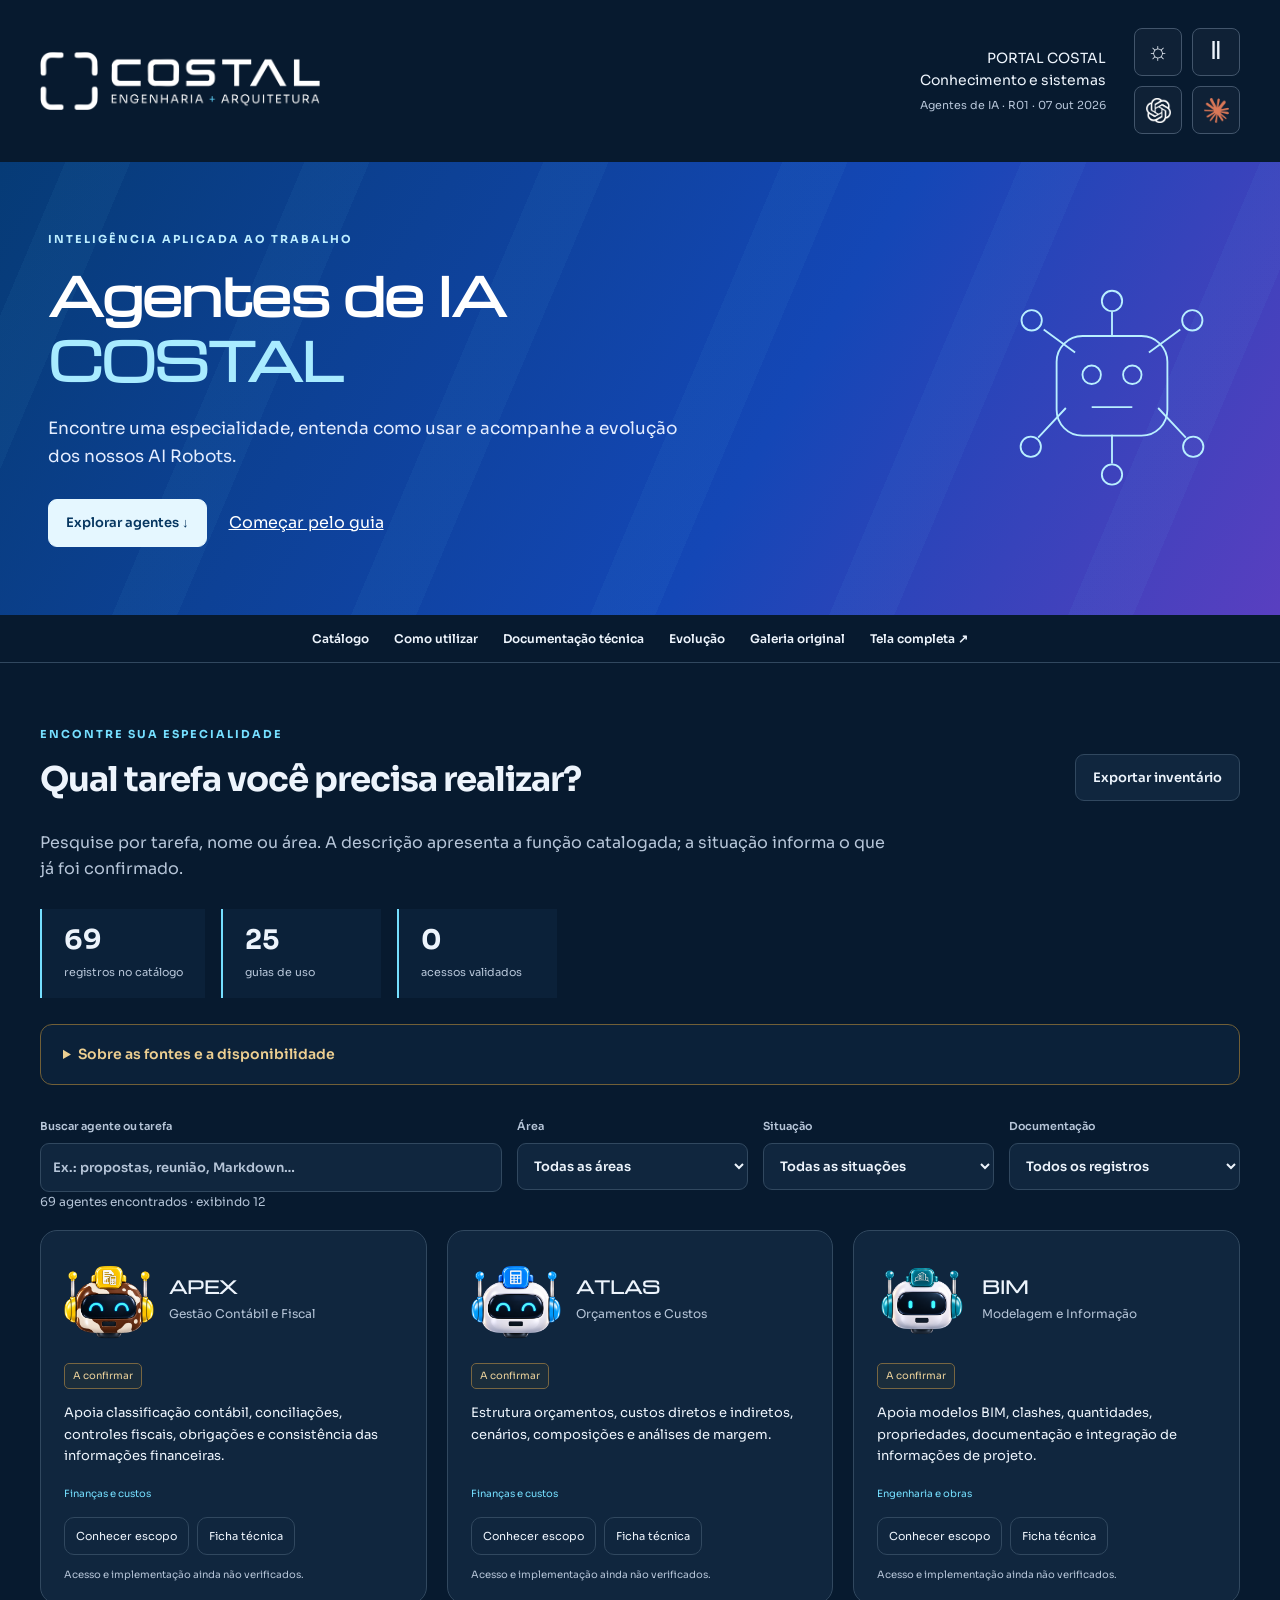
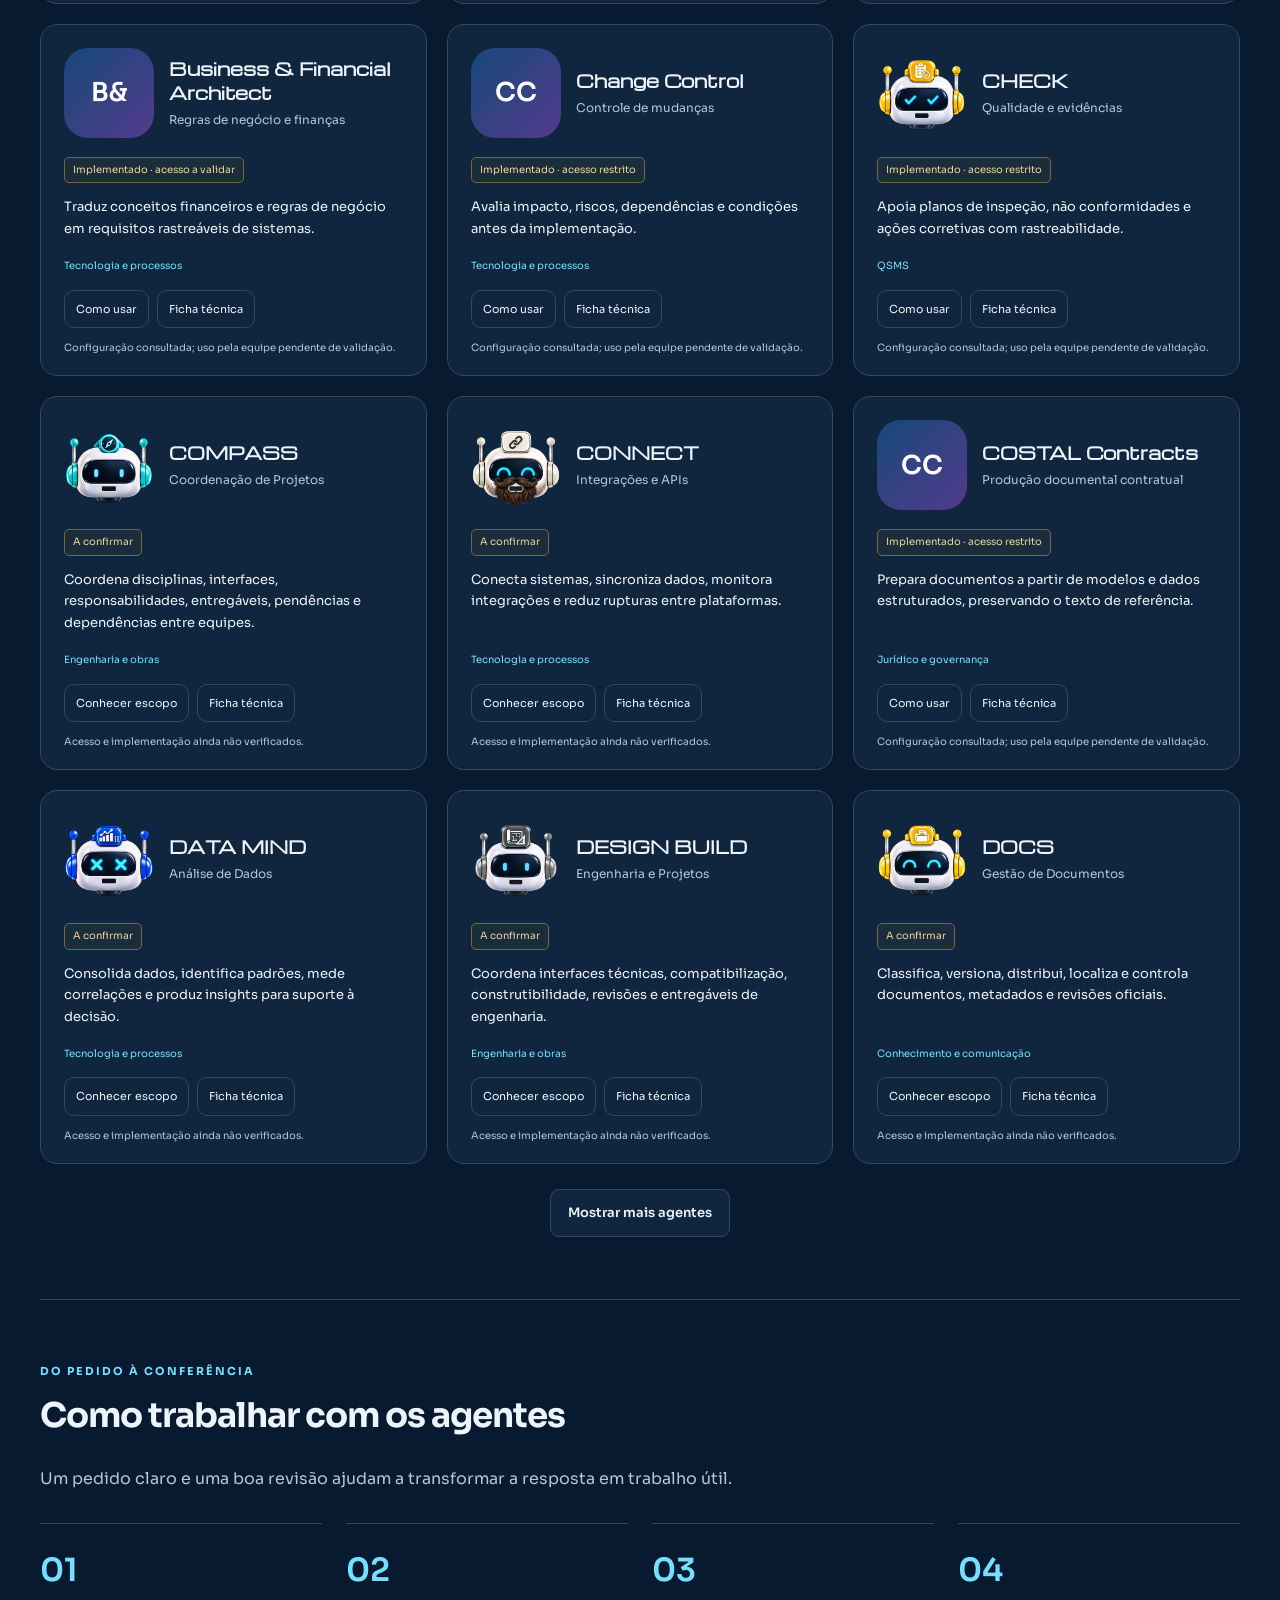
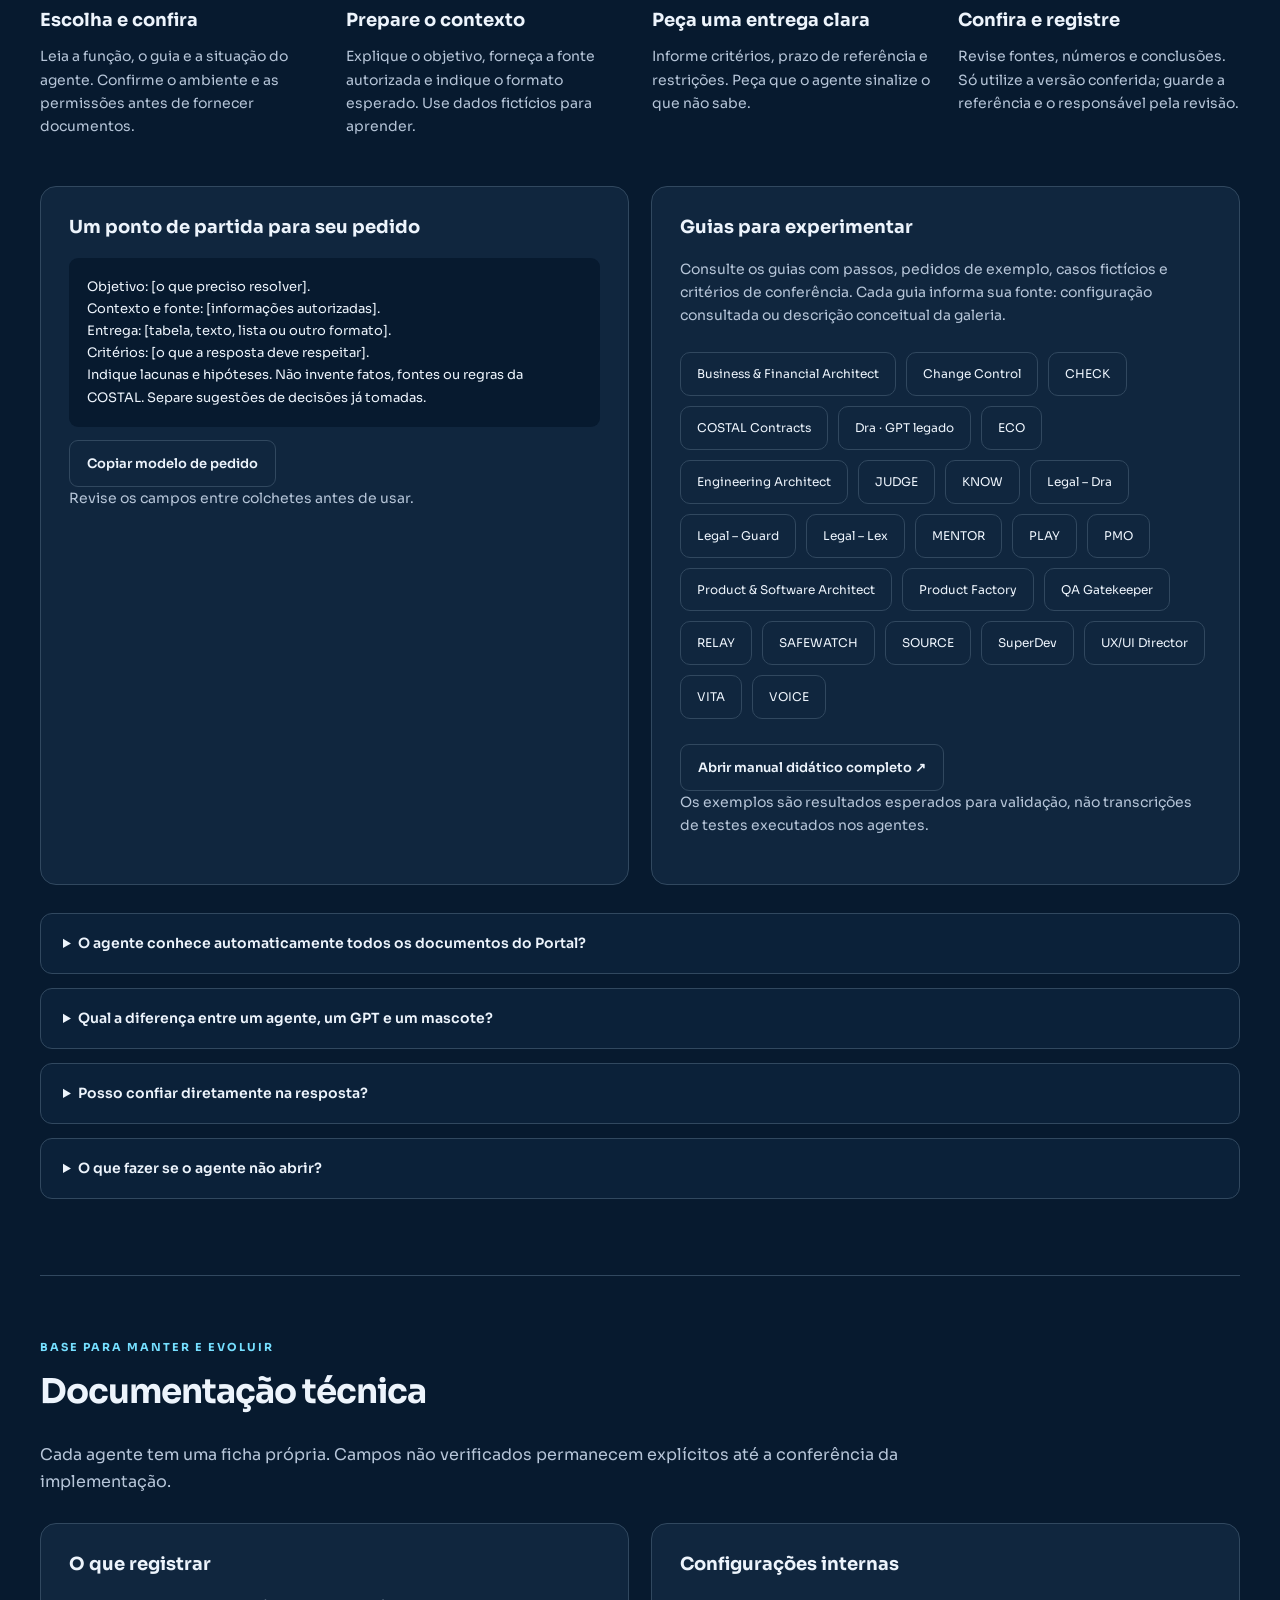
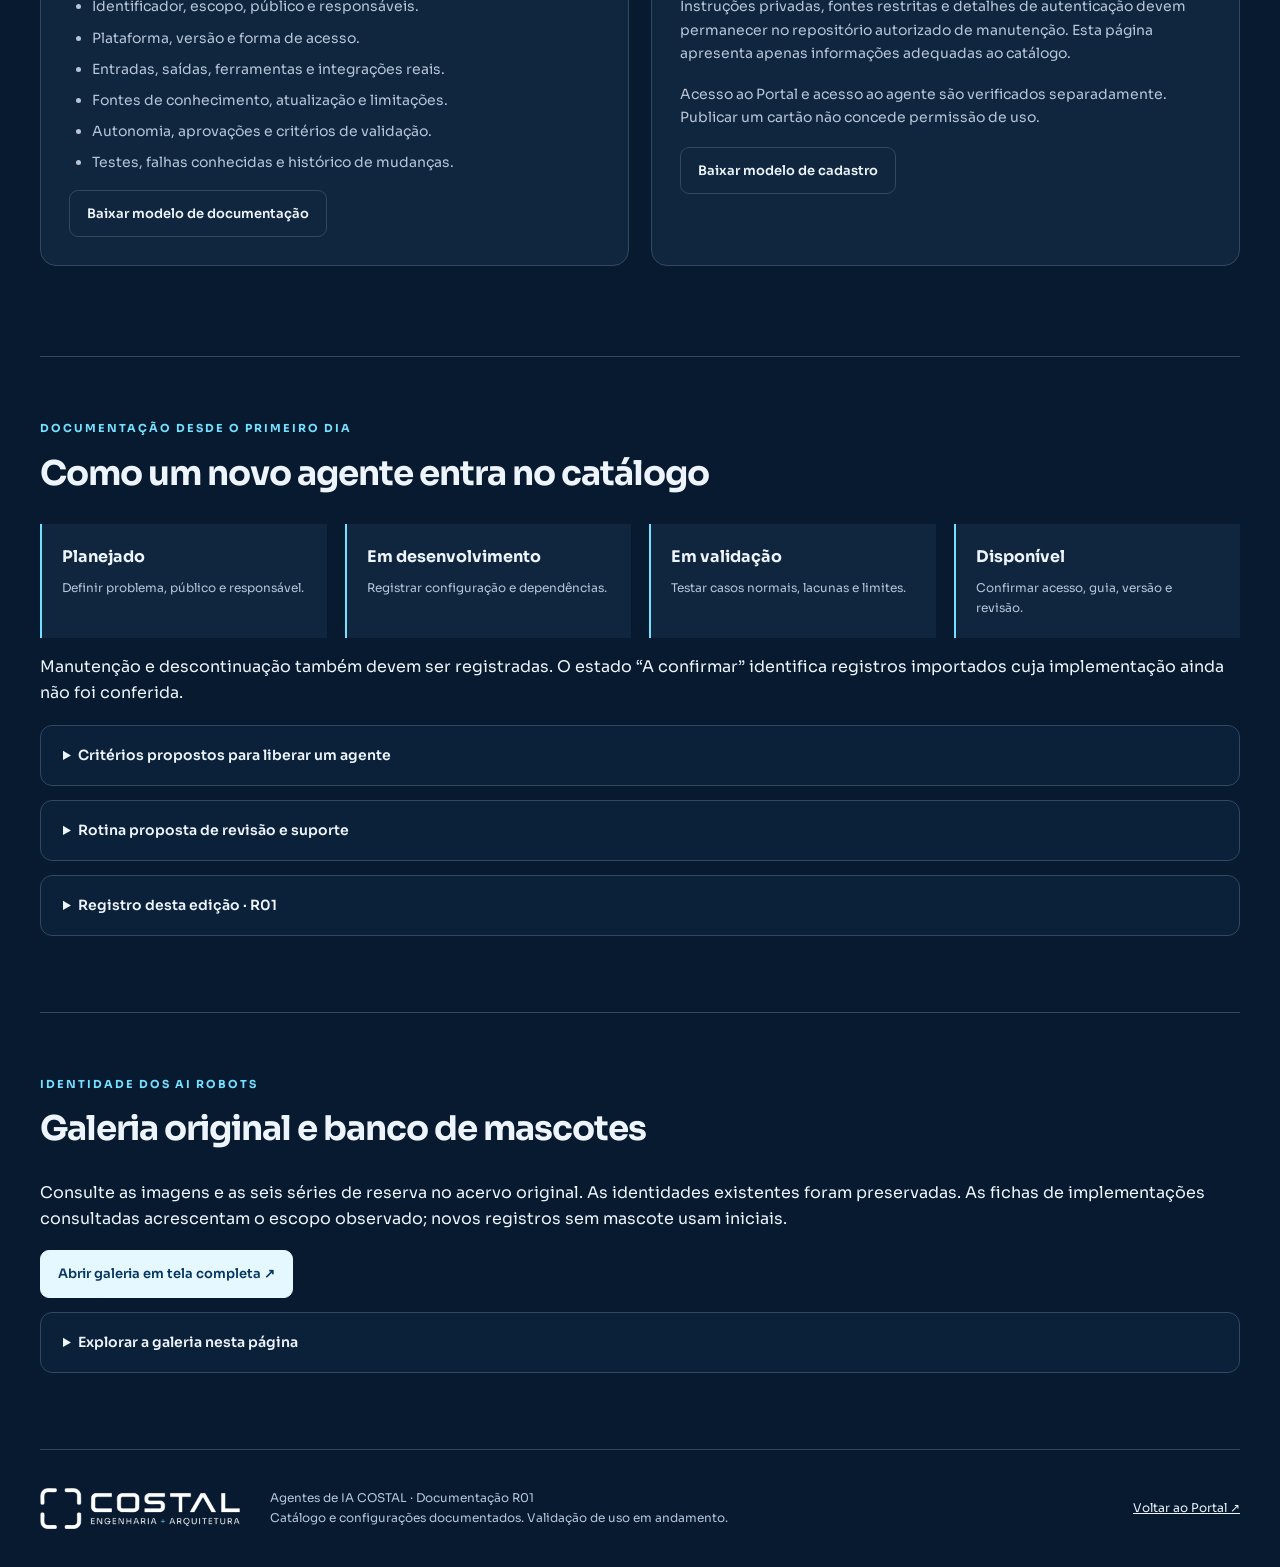
<file: agentes/index.html>
<!doctype html>
<html lang="pt-BR" data-theme="dark"><head><meta charset="utf-8"><meta name="viewport" content="width=device-width,initial-scale=1"><meta name="description" content="Catálogo, guias de uso e documentação dos agentes de IA COSTAL."><title>Agentes de IA COSTAL · AI Robots</title><link rel="stylesheet" href="styles.css"><script src="app.js" defer></script></head>
<body><a class="skip" href="#catalogo">Ir para o catálogo</a>
<header class="masthead"><a href="https://sites.google.com/costal.com.br/portal/portal" target="_blank" rel="noopener" aria-label="Abrir Portal COSTAL"><img src="costal.png" alt="COSTAL — Engenharia + Arquitetura"></a><div class="brand-meta">PORTAL COSTAL<br><span>Conhecimento e sistemas</span><small>Agentes de IA · R01 · 07 out 2026</small></div><div class="controls"><button id="theme" aria-label="Ativar modo claro" title="Alternar aparência">☼</button><button id="motion" aria-label="Pausar animação" aria-pressed="false" title="Alternar movimento">Ⅱ</button><a id="chatgpt" href="https://chatgpt.com/" target="_blank" rel="noopener" aria-label="Tirar dúvidas sobre esta página no ChatGPT" title="Ajuda no ChatGPT"><img src="chatgpt.png" alt="" width="25" height="25"></a><a id="claude" href="https://claude.ai/new" target="_blank" rel="noopener" aria-label="Tirar dúvidas sobre esta página no Claude" title="Ajuda no Claude"><img src="claude.png" alt="" width="25" height="25"></a></div></header>
<section class="hero" aria-labelledby="page-title"><div class="ribbons" aria-hidden="true"></div><div class="hero-copy"><p class="eyebrow">INTELIGÊNCIA APLICADA AO TRABALHO</p><h1 id="page-title">Agentes de IA<br><span>COSTAL</span></h1><p>Encontre uma especialidade, entenda como usar e acompanhe a evolução dos nossos AI Robots.</p><div class="hero-links"><a class="primary" href="#catalogo">Explorar agentes ↓</a><a href="#aprender">Começar pelo guia</a></div></div><div class="hero-graphic" aria-hidden="true"><svg viewBox="0 0 260 260" fill="none" stroke="currentColor" stroke-width="2"><path d="M130 52v27M90 96l-34-25M170 96l34-25M80 156l-30 32M180 156l30 32M130 185v31"/><rect x="70" y="78" width="120" height="108" rx="28"/><circle cx="108" cy="120" r="10"/><circle cx="152" cy="120" r="10"/><path d="M108 155h44"/><circle cx="130" cy="40" r="11"/><circle cx="43" cy="61" r="11"/><circle cx="217" cy="61" r="11"/><circle cx="42" cy="198" r="11"/><circle cx="218" cy="198" r="11"/><circle cx="130" cy="228" r="11"/></svg></div></section>
<nav class="nav" aria-label="Seções da página"><a href="#catalogo">Catálogo</a><a href="#aprender">Como utilizar</a><a href="#tecnica">Documentação técnica</a><a href="#evolucao">Evolução</a><a href="#galeria">Galeria original</a><a href="https://ai-robots-galeria.netlify.app/agentes/" target="_blank" rel="noopener">Tela completa ↗</a></nav>
<main><section id="catalogo"><div class="section-title"><div><p class="eyebrow">ENCONTRE SUA ESPECIALIDADE</p><h2>Qual tarefa você precisa realizar?</h2></div><button id="export" class="secondary">Exportar inventário</button></div><p class="lead">Pesquise por tarefa, nome ou área. A descrição apresenta a função catalogada; a situação informa o que já foi confirmado.</p><div class="metrics" id="metrics" aria-live="polite"></div><details class="notice"><summary>Sobre as fontes e a disponibilidade</summary><p id="notice-text"></p><p>Os links de uso serão liberados após verificação de acesso. Os 68 mascotes de reserva pertencem ao banco de identidades, sem representar agentes em operação.</p></details>
<form class="filters" role="search" onsubmit="return false"><label class="search">Buscar agente ou tarefa<input id="search" type="search" placeholder="Ex.: propostas, reunião, Markdown…"></label><label>Área<select id="area"><option value="">Todas as áreas</option></select></label><label>Situação<select id="status"><option value="">Todas as situações</option></select></label><label>Documentação<select id="guide"><option value="">Todos os registros</option><option value="yes">Com guia de uso</option></select></label></form><p id="results" class="muted" role="status"></p><div id="cards" class="cards"></div><div class="more"><button id="more" class="secondary" hidden>Mostrar mais agentes</button></div><p id="load-error" role="alert" hidden>Não foi possível carregar o catálogo. <a href="../" target="_blank" rel="noopener">Abra a galeria original</a> ou <button id="retry">tente novamente</button>.</p></section>
<section id="aprender"><p class="eyebrow">DO PEDIDO À CONFERÊNCIA</p><h2>Como trabalhar com os agentes</h2><p class="lead">Um pedido claro e uma boa revisão ajudam a transformar a resposta em trabalho útil.</p><div class="steps"><article><span>01</span><h3>Escolha e confira</h3><p>Leia a função, o guia e a situação do agente. Confirme o ambiente e as permissões antes de fornecer documentos.</p></article><article><span>02</span><h3>Prepare o contexto</h3><p>Explique o objetivo, forneça a fonte autorizada e indique o formato esperado. Use dados fictícios para aprender.</p></article><article><span>03</span><h3>Peça uma entrega clara</h3><p>Informe critérios, prazo de referência e restrições. Peça que o agente sinalize o que não sabe.</p></article><article><span>04</span><h3>Confira e registre</h3><p>Revise fontes, números e conclusões. Só utilize a versão conferida; guarde a referência e o responsável pela revisão.</p></article></div>
<div class="two-col"><article class="panel"><h3>Um ponto de partida para seu pedido</h3><pre id="base-prompt">Objetivo: [o que preciso resolver].
Contexto e fonte: [informações autorizadas].
Entrega: [tabela, texto, lista ou outro formato].
Critérios: [o que a resposta deve respeitar].
Indique lacunas e hipóteses. Não invente fatos, fontes ou regras da COSTAL. Separe sugestões de decisões já tomadas.</pre><button id="copy-base" class="secondary">Copiar modelo de pedido</button><p class="muted">Revise os campos entre colchetes antes de usar.</p></article><article class="panel"><h3>Guias para experimentar</h3><p>Consulte os guias com passos, pedidos de exemplo, casos fictícios e critérios de conferência. Cada guia informa sua fonte: configuração consultada ou descrição conceitual da galeria.</p><div id="pilot-links" class="chips"></div><a class="secondary" href="manual-didatico.html" target="_blank" rel="noopener">Abrir manual didático completo ↗</a><p class="muted">Os exemplos são resultados esperados para validação, não transcrições de testes executados nos agentes.</p></article></div>
<details><summary>O agente conhece automaticamente todos os documentos do Portal?</summary><p>Não presuma isso. Consulte as fontes registradas na ficha técnica. Quando a fonte não estiver disponível, forneça um trecho autorizado ou procure o responsável.</p></details><details><summary>Qual a diferença entre um agente, um GPT e um mascote?</summary><p>O catálogo reúne especialidades e implementações identificadas. Há agentes nativos e GPTs personalizados, que são formas diferentes de implementação. O mascote é a identidade visual; sozinho, não comprova ferramentas, autonomia ou disponibilidade.</p></details><details><summary>Posso confiar diretamente na resposta?</summary><p>Use a resposta como apoio. Confira os fatos e siga as revisões e aprovações previstas para a atividade. Se houver contradição, registre a fonte e peça esclarecimento.</p></details><details><summary>O que fazer se o agente não abrir?</summary><p>Verifique a conta e as permissões exigidas. Não compartilhe credenciais. Registre o nome do agente, o horário e a mensagem de erro para o responsável pelo acesso.</p></details></section>
<section id="tecnica"><p class="eyebrow">BASE PARA MANTER E EVOLUIR</p><h2>Documentação técnica</h2><p class="lead">Cada agente tem uma ficha própria. Campos não verificados permanecem explícitos até a conferência da implementação.</p><div class="two-col"><article class="panel"><h3>O que registrar</h3><ul><li>Identificador, escopo, público e responsáveis.</li><li>Plataforma, versão e forma de acesso.</li><li>Entradas, saídas, ferramentas e integrações reais.</li><li>Fontes de conhecimento, atualização e limitações.</li><li>Autonomia, aprovações e critérios de validação.</li><li>Testes, falhas conhecidas e histórico de mudanças.</li></ul><a class="secondary" href="modelo-documentacao.md" download>Baixar modelo de documentação</a></article><article class="panel"><h3>Configurações internas</h3><p>Instruções privadas, fontes restritas e detalhes de autenticação devem permanecer no repositório autorizado de manutenção. Esta página apresenta apenas informações adequadas ao catálogo.</p><p>Acesso ao Portal e acesso ao agente são verificados separadamente. Publicar um cartão não concede permissão de uso.</p><a class="secondary" href="modelo-agente.json" download>Baixar modelo de cadastro</a></article></div></section>
<section id="evolucao"><p class="eyebrow">DOCUMENTAÇÃO DESDE O PRIMEIRO DIA</p><h2>Como um novo agente entra no catálogo</h2><ol class="lifecycle"><li><b>Planejado</b><span>Definir problema, público e responsável.</span></li><li><b>Em desenvolvimento</b><span>Registrar configuração e dependências.</span></li><li><b>Em validação</b><span>Testar casos normais, lacunas e limites.</span></li><li><b>Disponível</b><span>Confirmar acesso, guia, versão e revisão.</span></li></ol><p>Manutenção e descontinuação também devem ser registradas. O estado “A confirmar” identifica registros importados cuja implementação ainda não foi conferida.</p><details><summary>Critérios propostos para liberar um agente</summary><ul><li>Responsáveis e escopo definidos.</li><li>Link testado por uma pessoa do público destinatário.</li><li>Guia e ficha técnica revisados.</li><li>Casos de teste executados, com resultado e data registrados.</li><li>Fontes e permissões verificadas no ambiente de uso.</li></ul></details><details><summary>Rotina proposta de revisão e suporte</summary><p>Revisar a documentação em toda mudança de configuração, fonte ou integração. Fazer uma conferência periódica dos acessos e da vigência das fontes, sugerida a cada trimestre.</p><p>Para relatar um problema, registrar: agente e versão; tarefa tentada; resultado esperado; resultado obtido; data; e exemplo sem informações restritas. O responsável de suporte de cada agente será indicado em sua ficha após o levantamento.</p></details><details><summary>Registro desta edição · R01</summary><p>07/10/2026 — 55 especialidades da galeria reconciliadas com 16 agentes nativos e 5 GPTs legados; 14 registros adicionados, mantendo Dra legado separado de Legal – Dra. Total: 69 registros, 25 guias e fichas técnicas para todo o catálogo. Dois rascunhos preservados fora da contagem. Pendentes: responsáveis formais, testes funcionais e acesso dos destinatários.</p></details></section>
<section id="galeria"><p class="eyebrow">IDENTIDADE DOS AI ROBOTS</p><h2>Galeria original e banco de mascotes</h2><p>Consulte as imagens e as seis séries de reserva no acervo original. As identidades existentes foram preservadas. As fichas de implementações consultadas acrescentam o escopo observado; novos registros sem mascote usam iniciais.</p><a class="primary" href="../" target="_blank" rel="noopener">Abrir galeria em tela completa ↗</a><details id="gallery-expand"><summary>Explorar a galeria nesta página</summary><iframe id="gallery-frame" title="Galeria original AI Robots" loading="lazy" allow="clipboard-write"></iframe></details></section>
</main><footer><img src="costal.png" alt="COSTAL — Engenharia + Arquitetura"><p>Agentes de IA COSTAL · Documentação R01<br><span>Catálogo e configurações documentados. Validação de uso em andamento.</span></p><a href="https://sites.google.com/costal.com.br/portal/portal" target="_blank" rel="noopener">Voltar ao Portal ↗</a></footer>
<dialog id="detail" aria-labelledby="detail-title"><div class="dialog-head"><div><p id="detail-id" class="eyebrow"></p><h2 id="detail-title"></h2><p id="detail-role"></p></div><button id="close" aria-label="Fechar ficha">×</button></div><div class="tabs" role="tablist" aria-label="Documentação do agente"><button id="tab-guide" role="tab" aria-selected="true" aria-controls="guide-panel">Como usar</button><button id="tab-tech" role="tab" aria-selected="false" aria-controls="tech-panel" tabindex="-1">Ficha técnica</button></div><div id="guide-panel" role="tabpanel" aria-labelledby="tab-guide"></div><div id="tech-panel" role="tabpanel" aria-labelledby="tab-tech" hidden></div><div class="dialog-foot"><button id="download-guide" class="secondary">Baixar ficha e guia</button><button id="copy-prompt" class="secondary">Copiar pedido de exemplo</button></div></dialog><div id="toast" role="status" class="toast" hidden></div><noscript>Ative JavaScript para pesquisar o catálogo. Os guias gerais e modelos de documentação continuam disponíveis nesta página.</noscript></body></html>
</file>
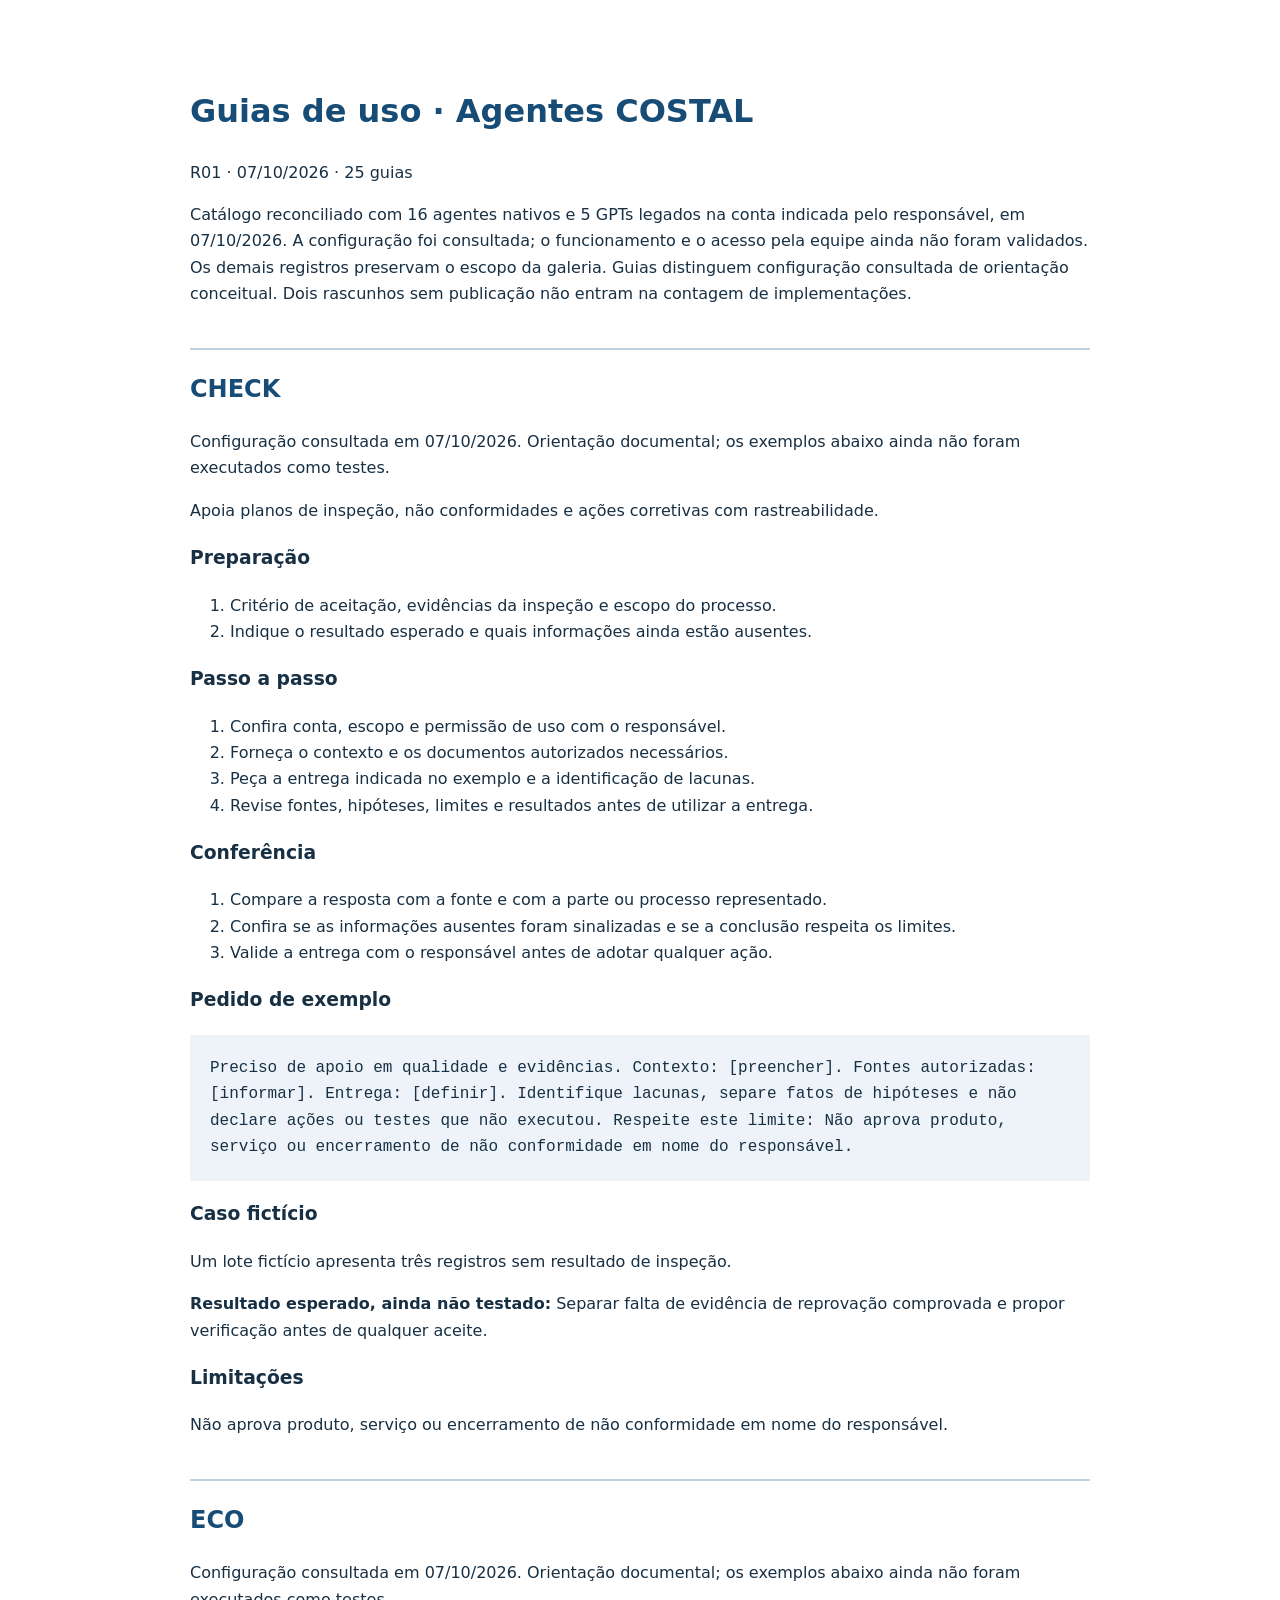
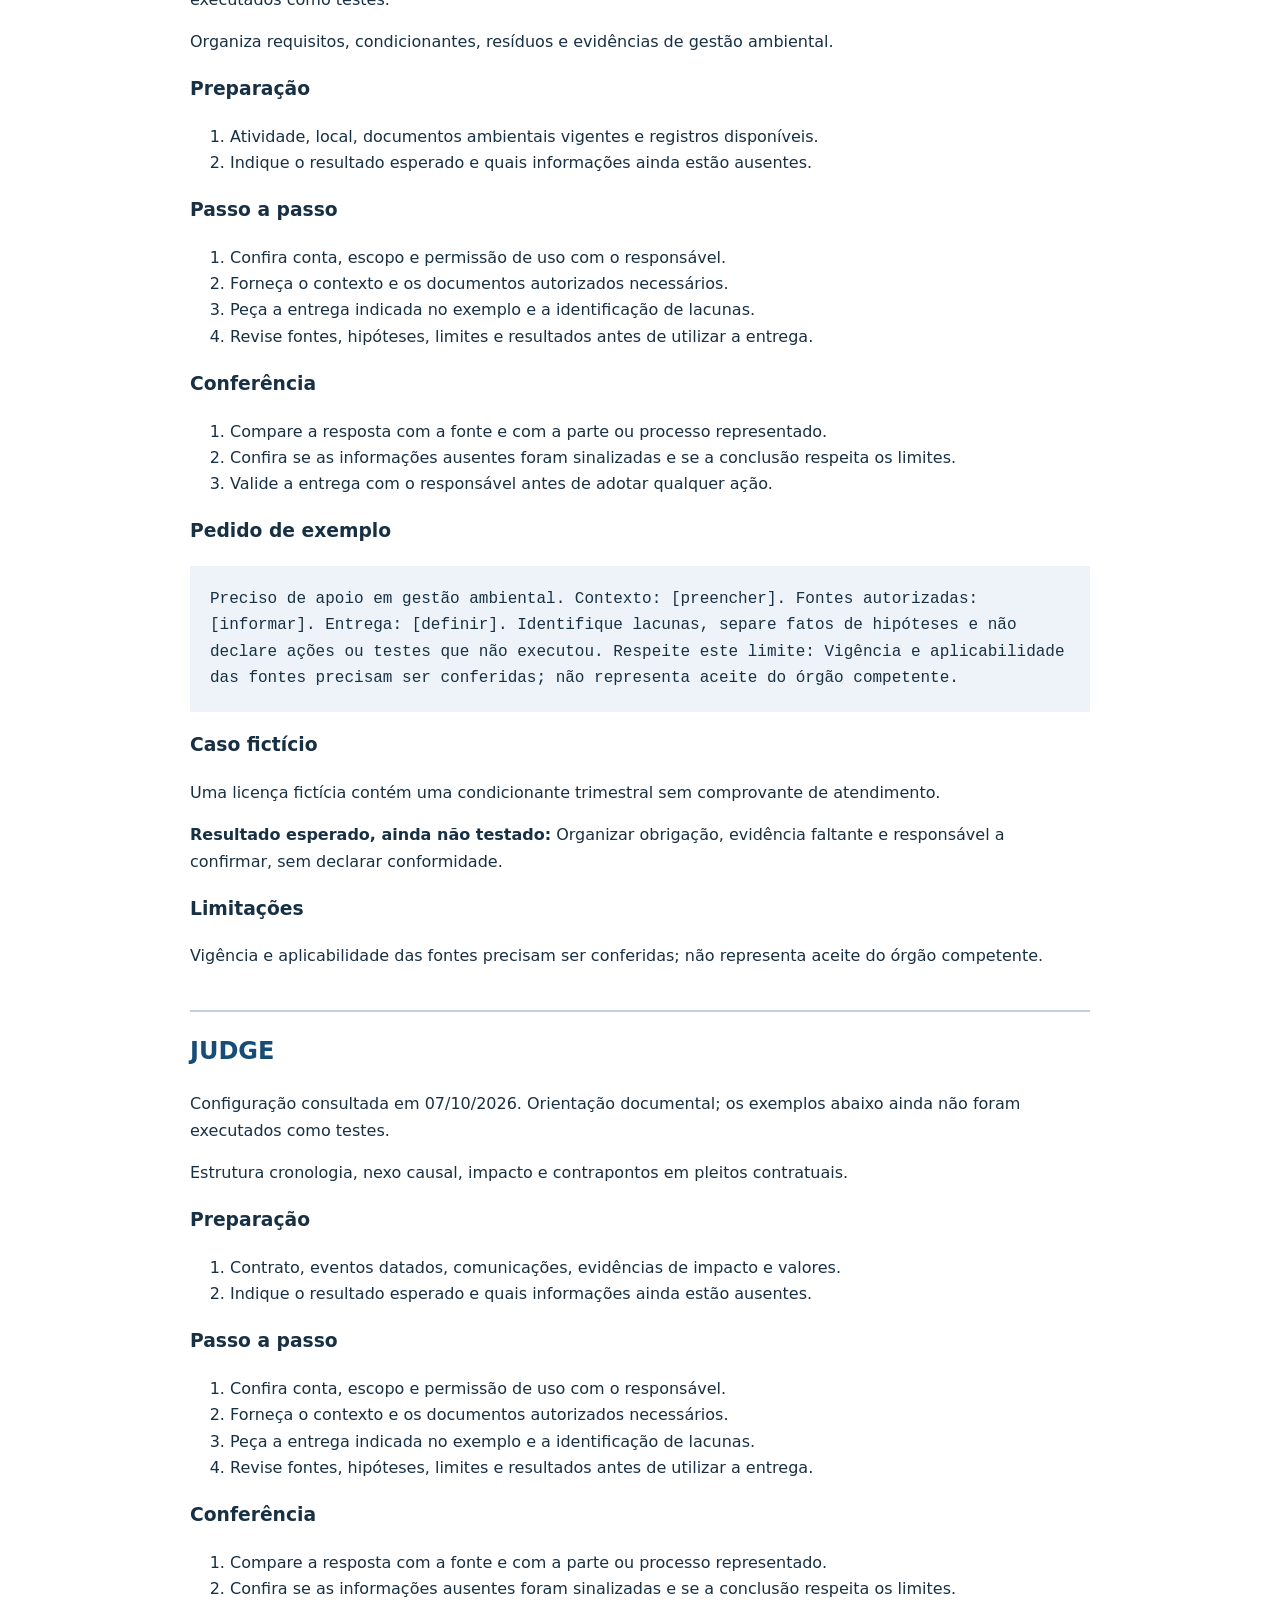
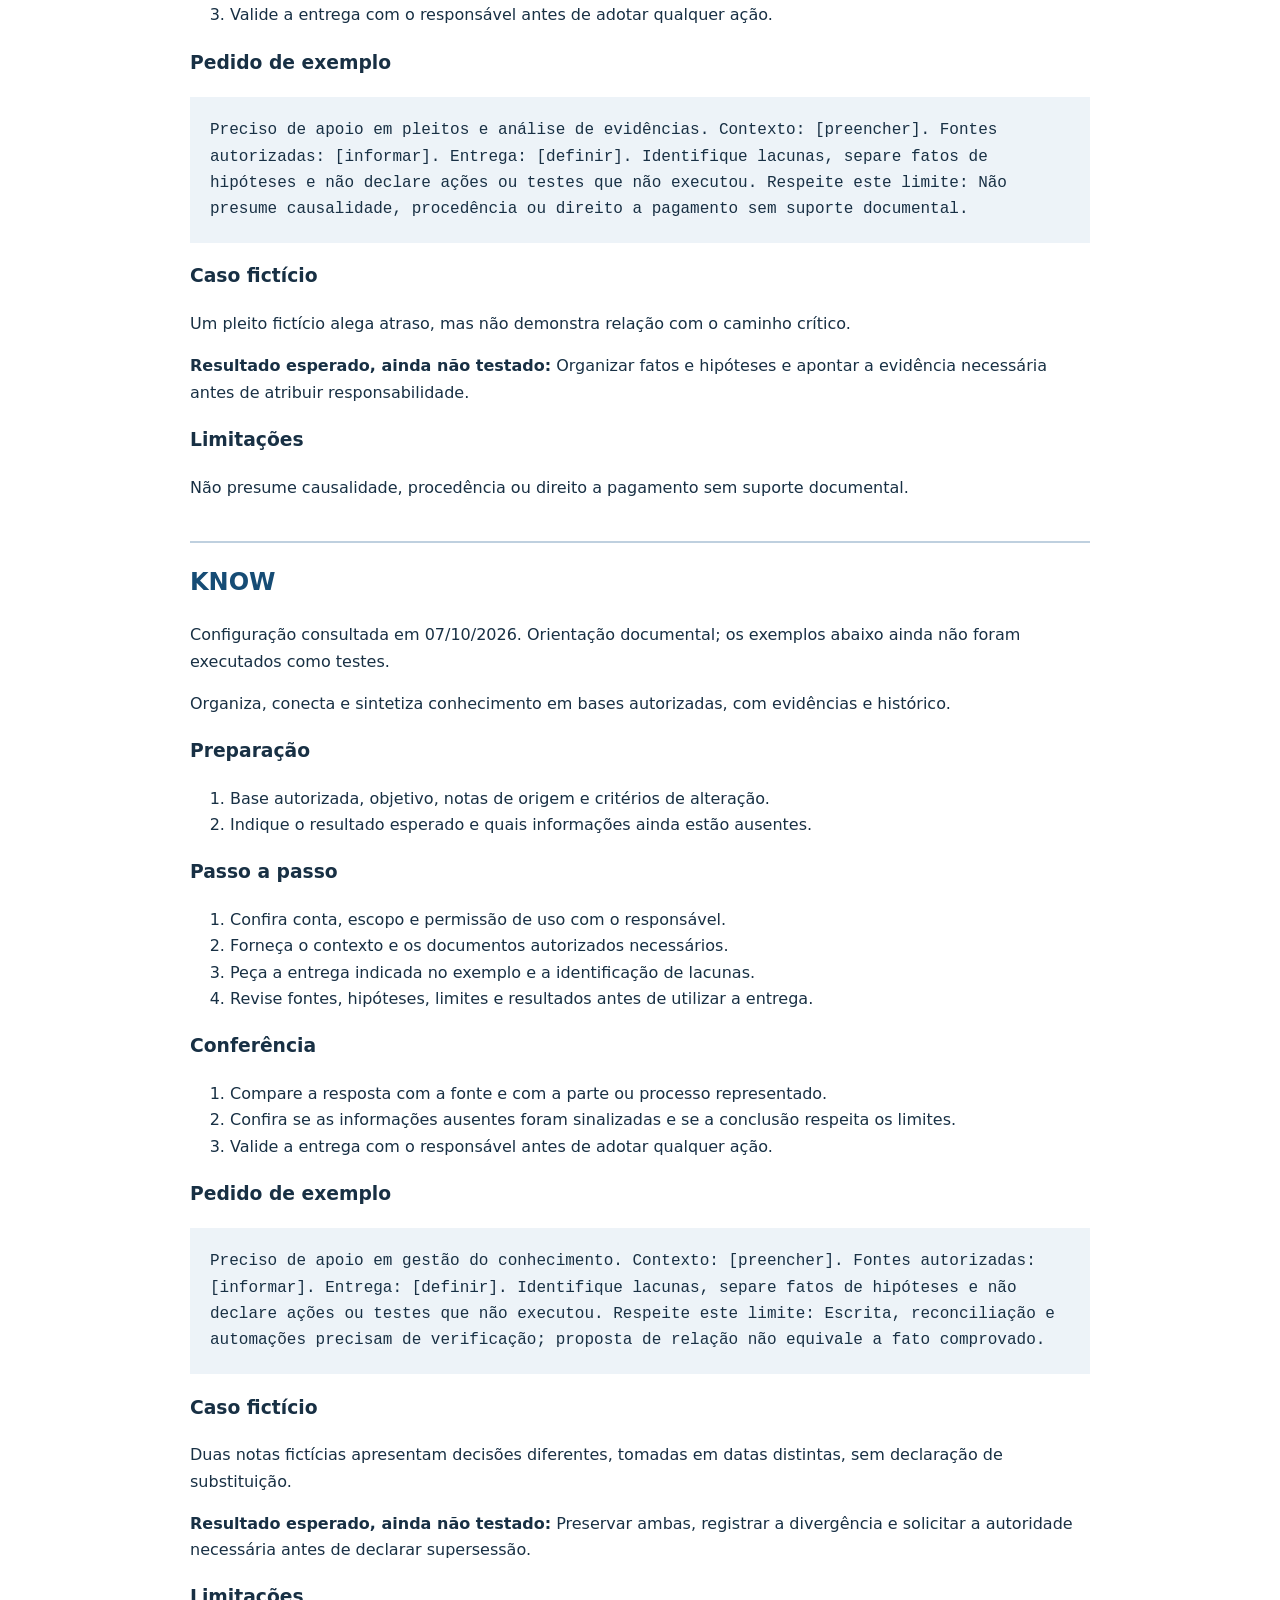
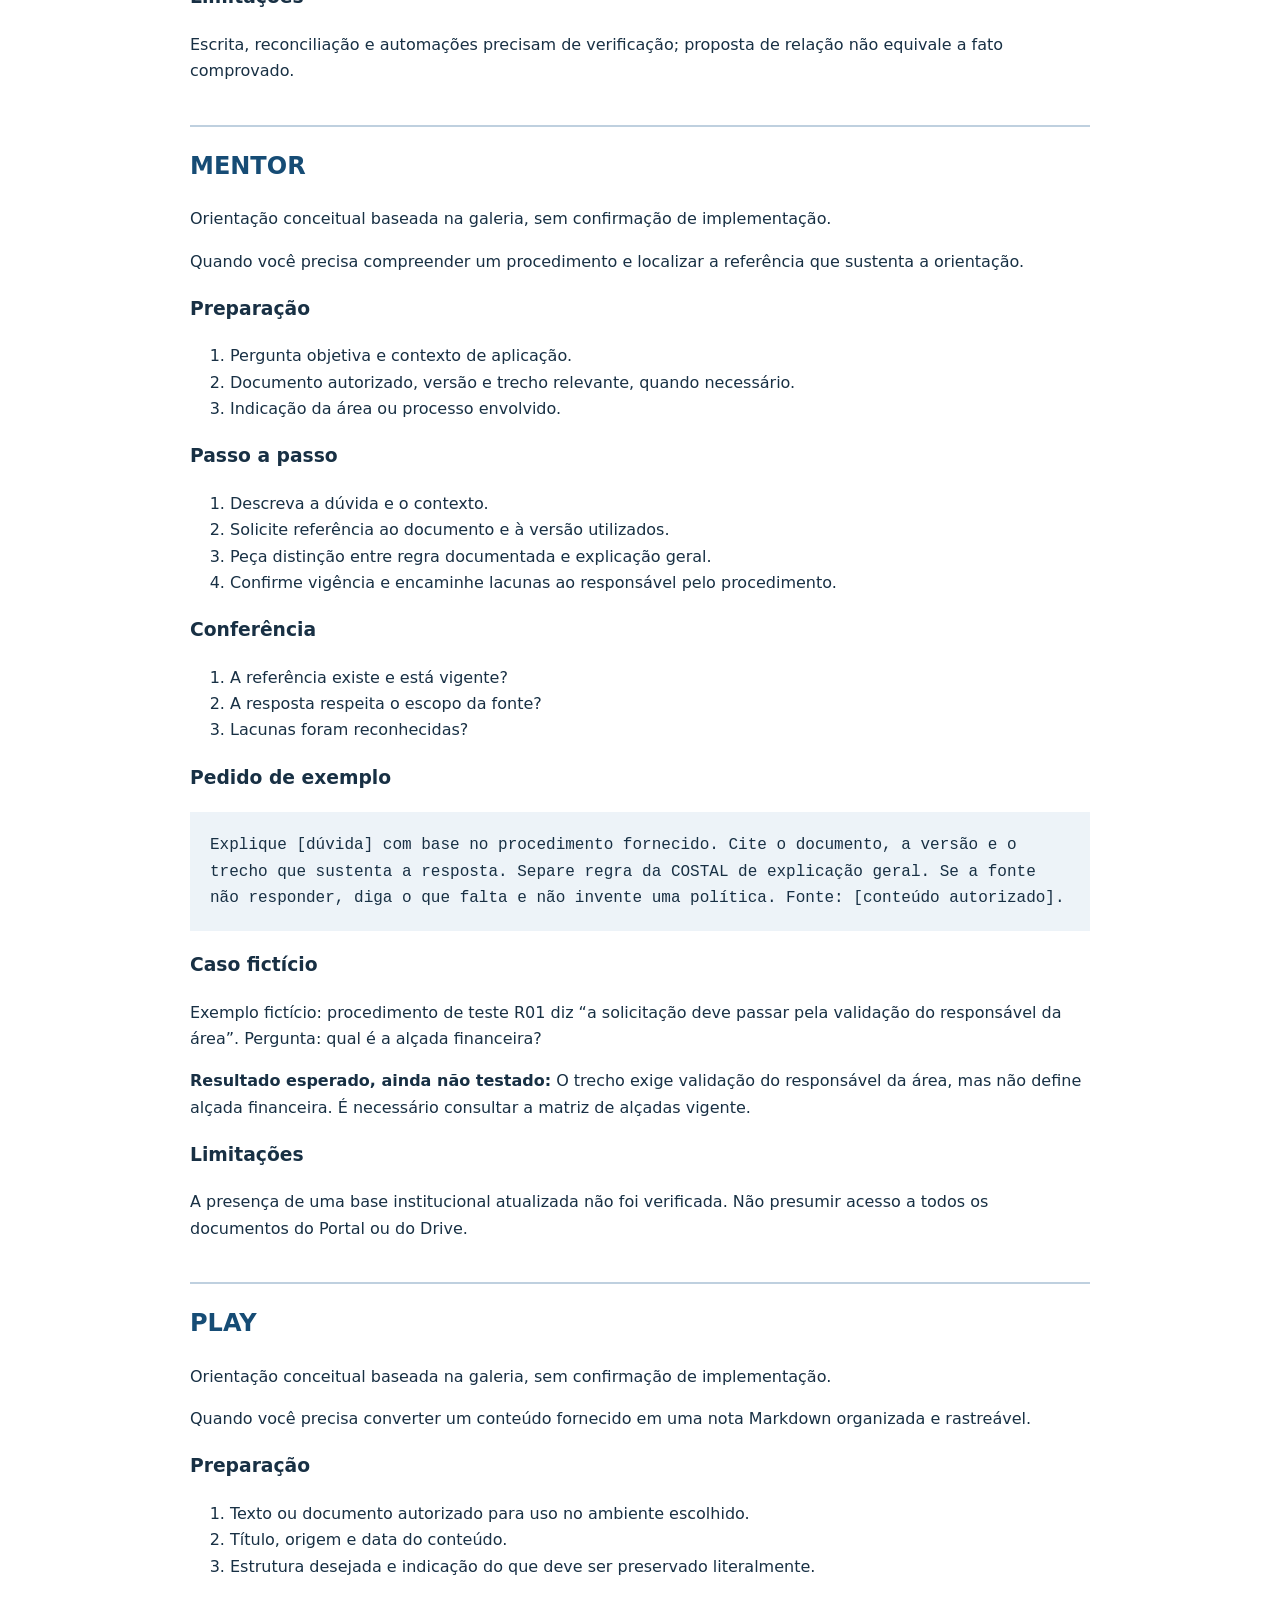
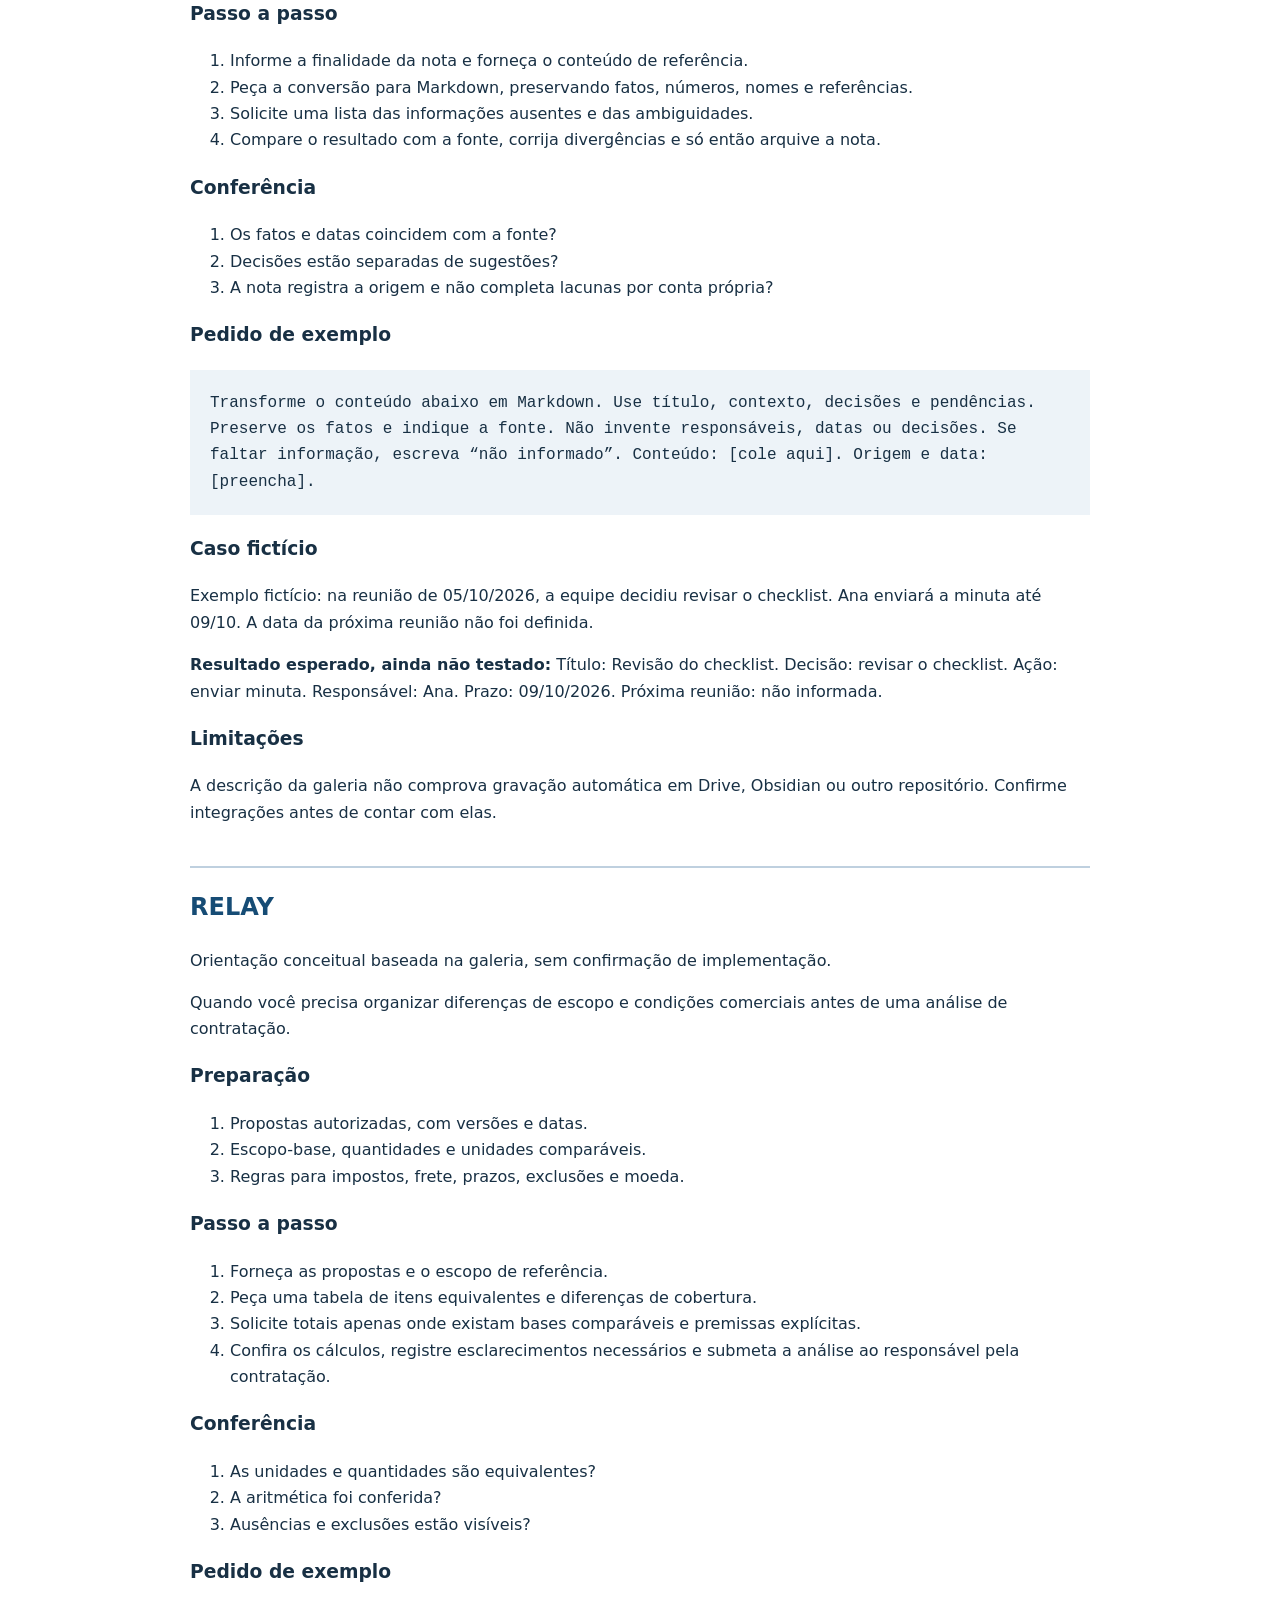
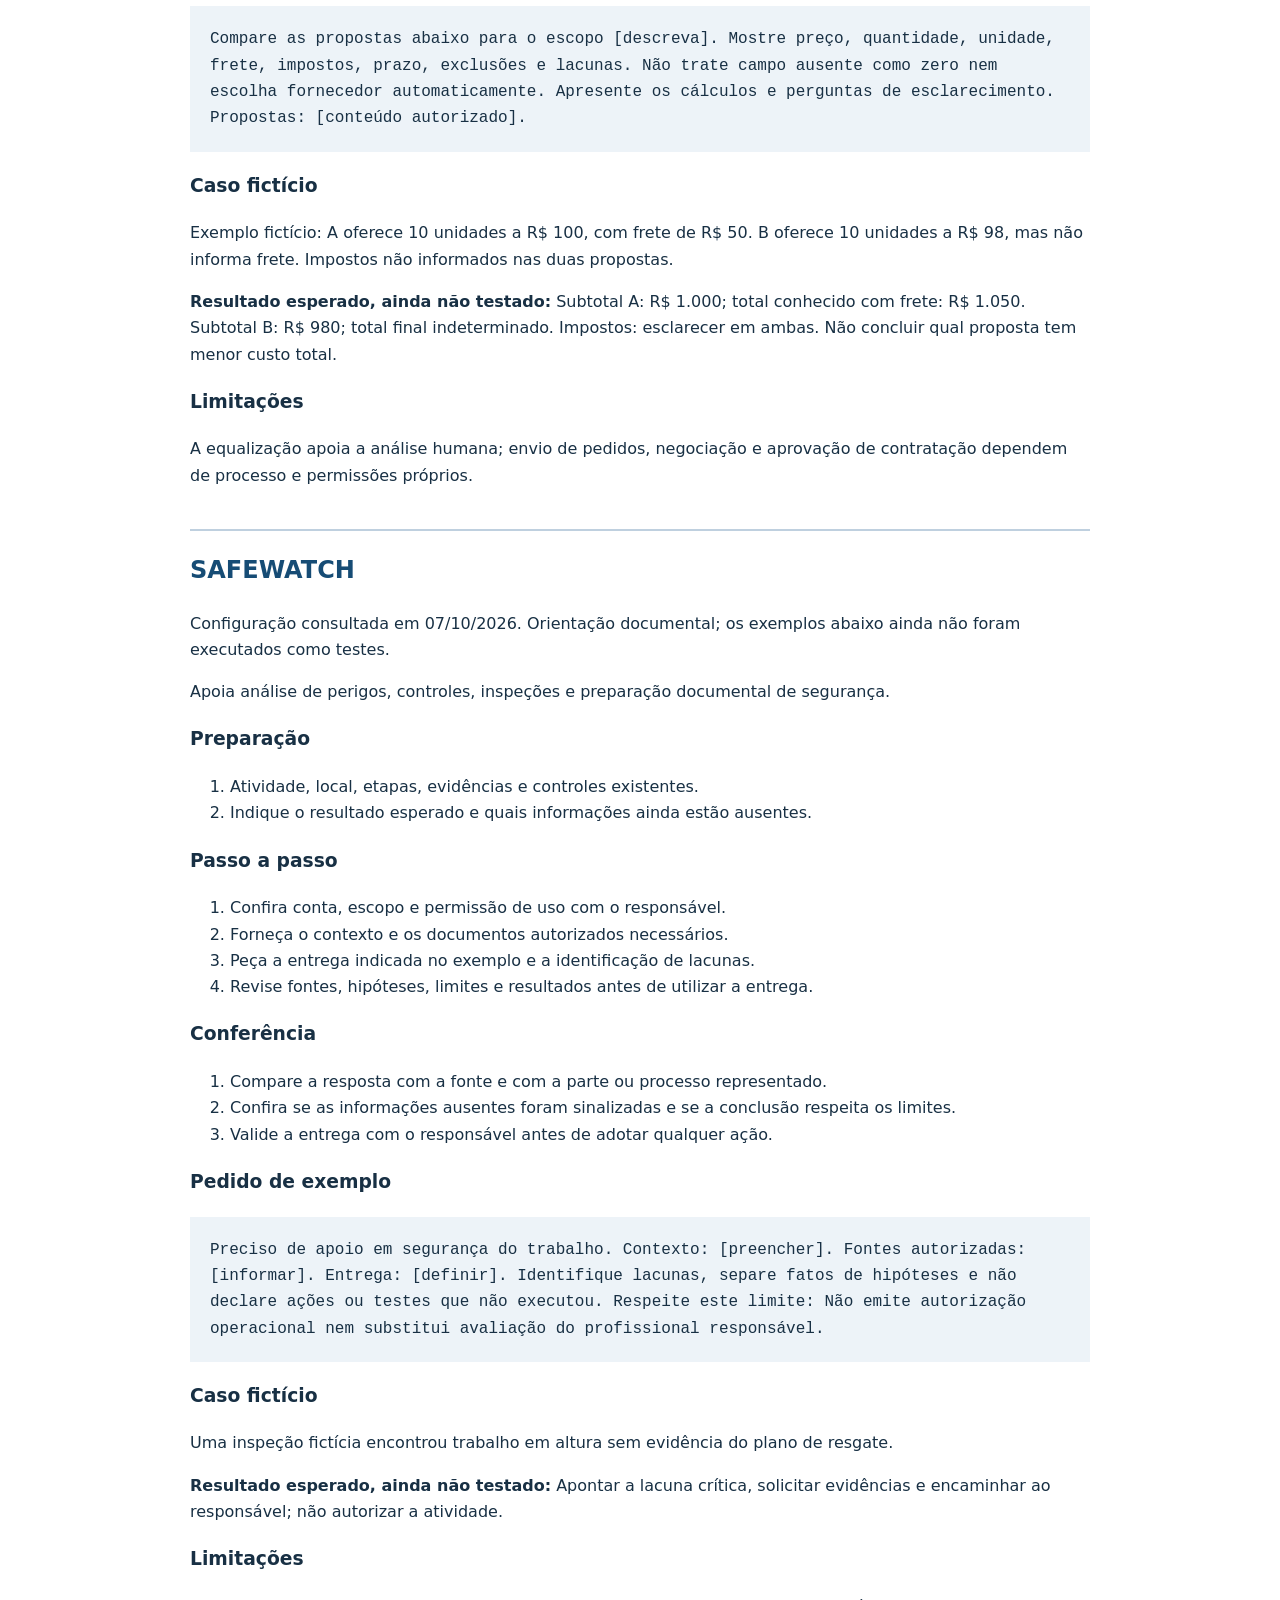
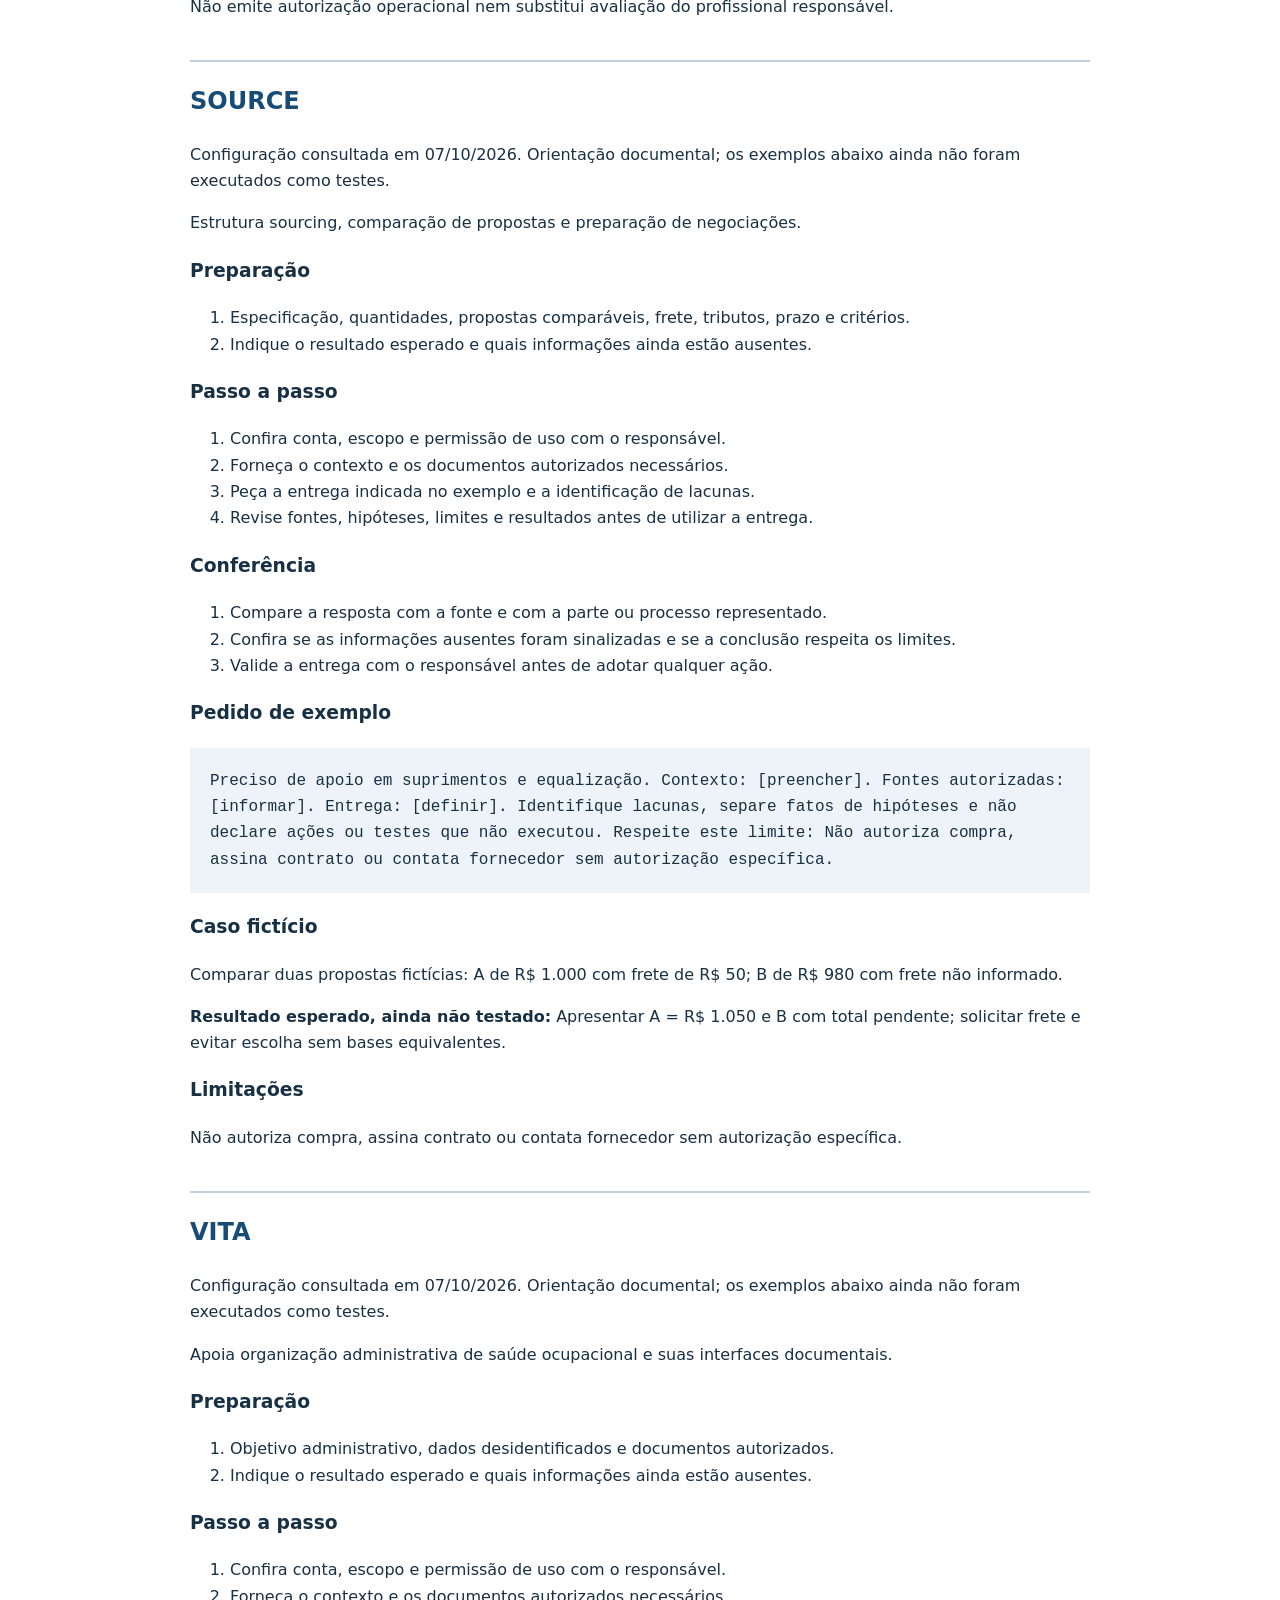
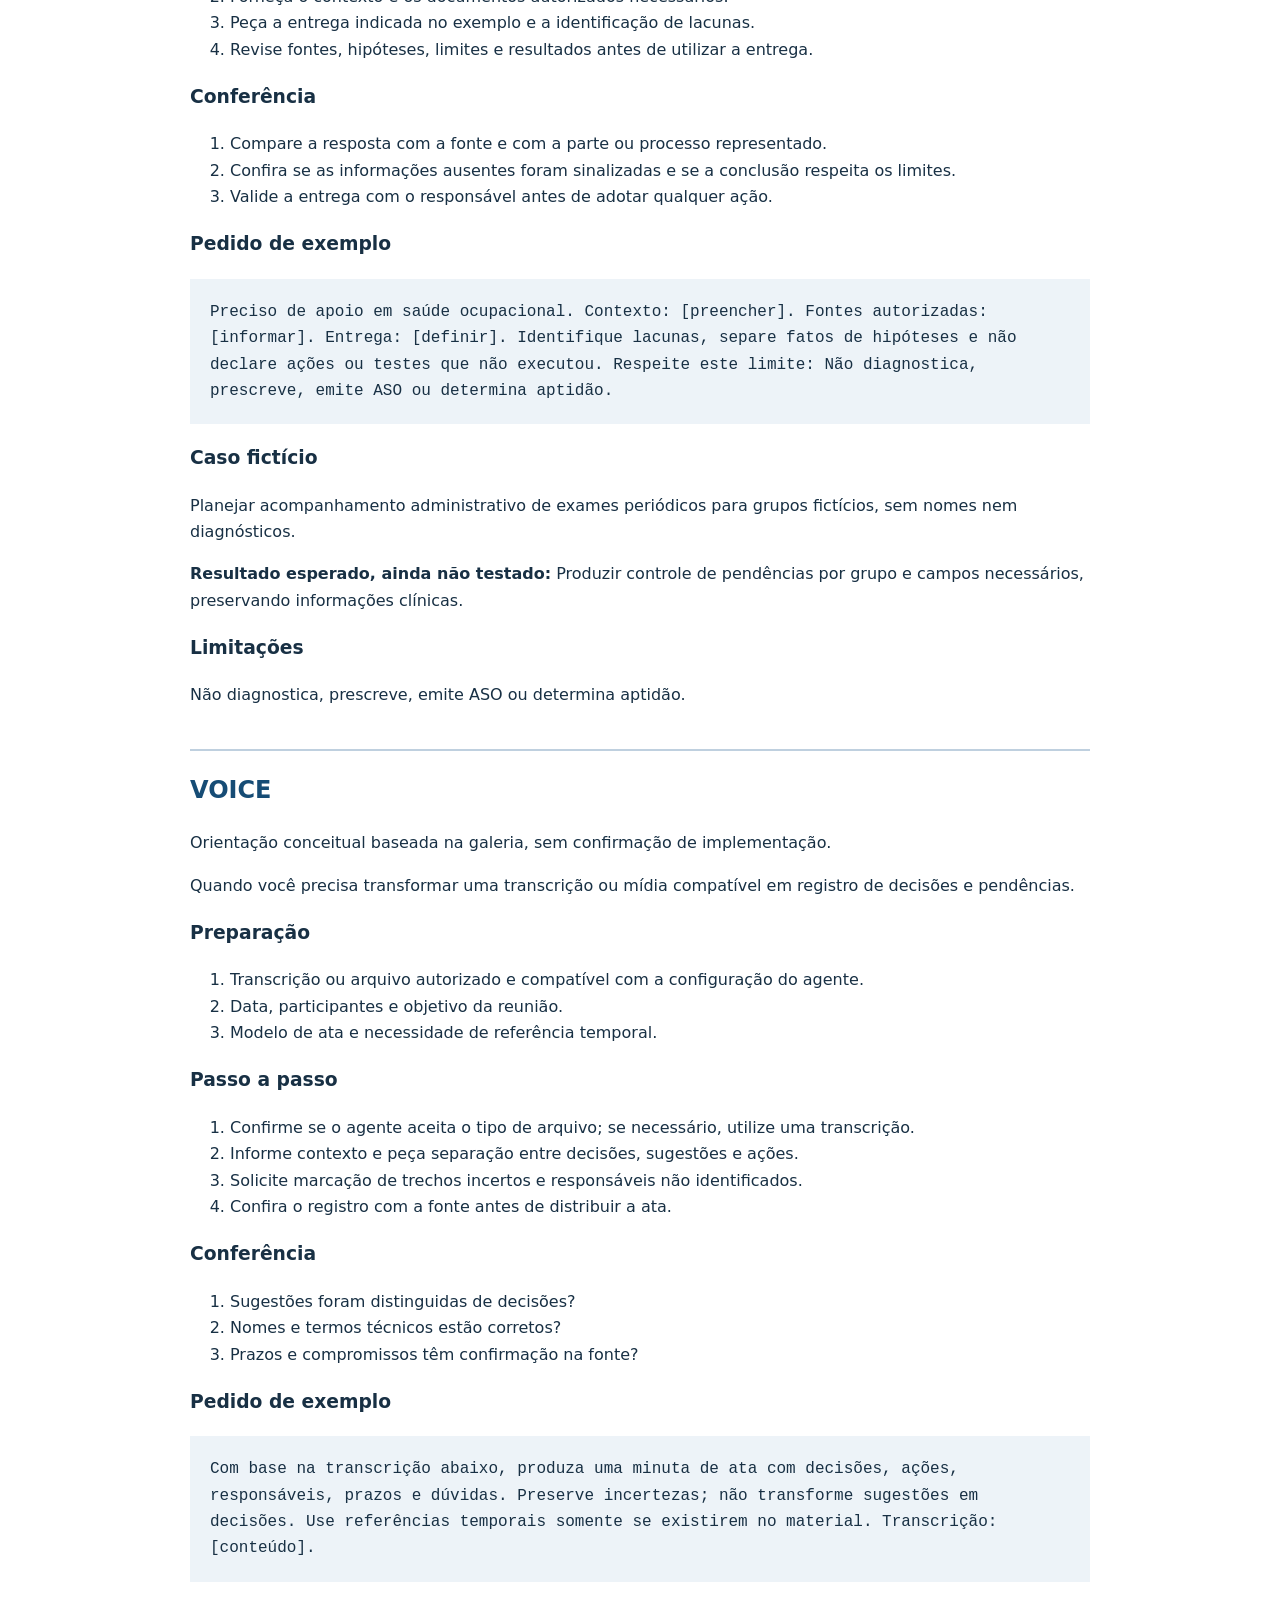
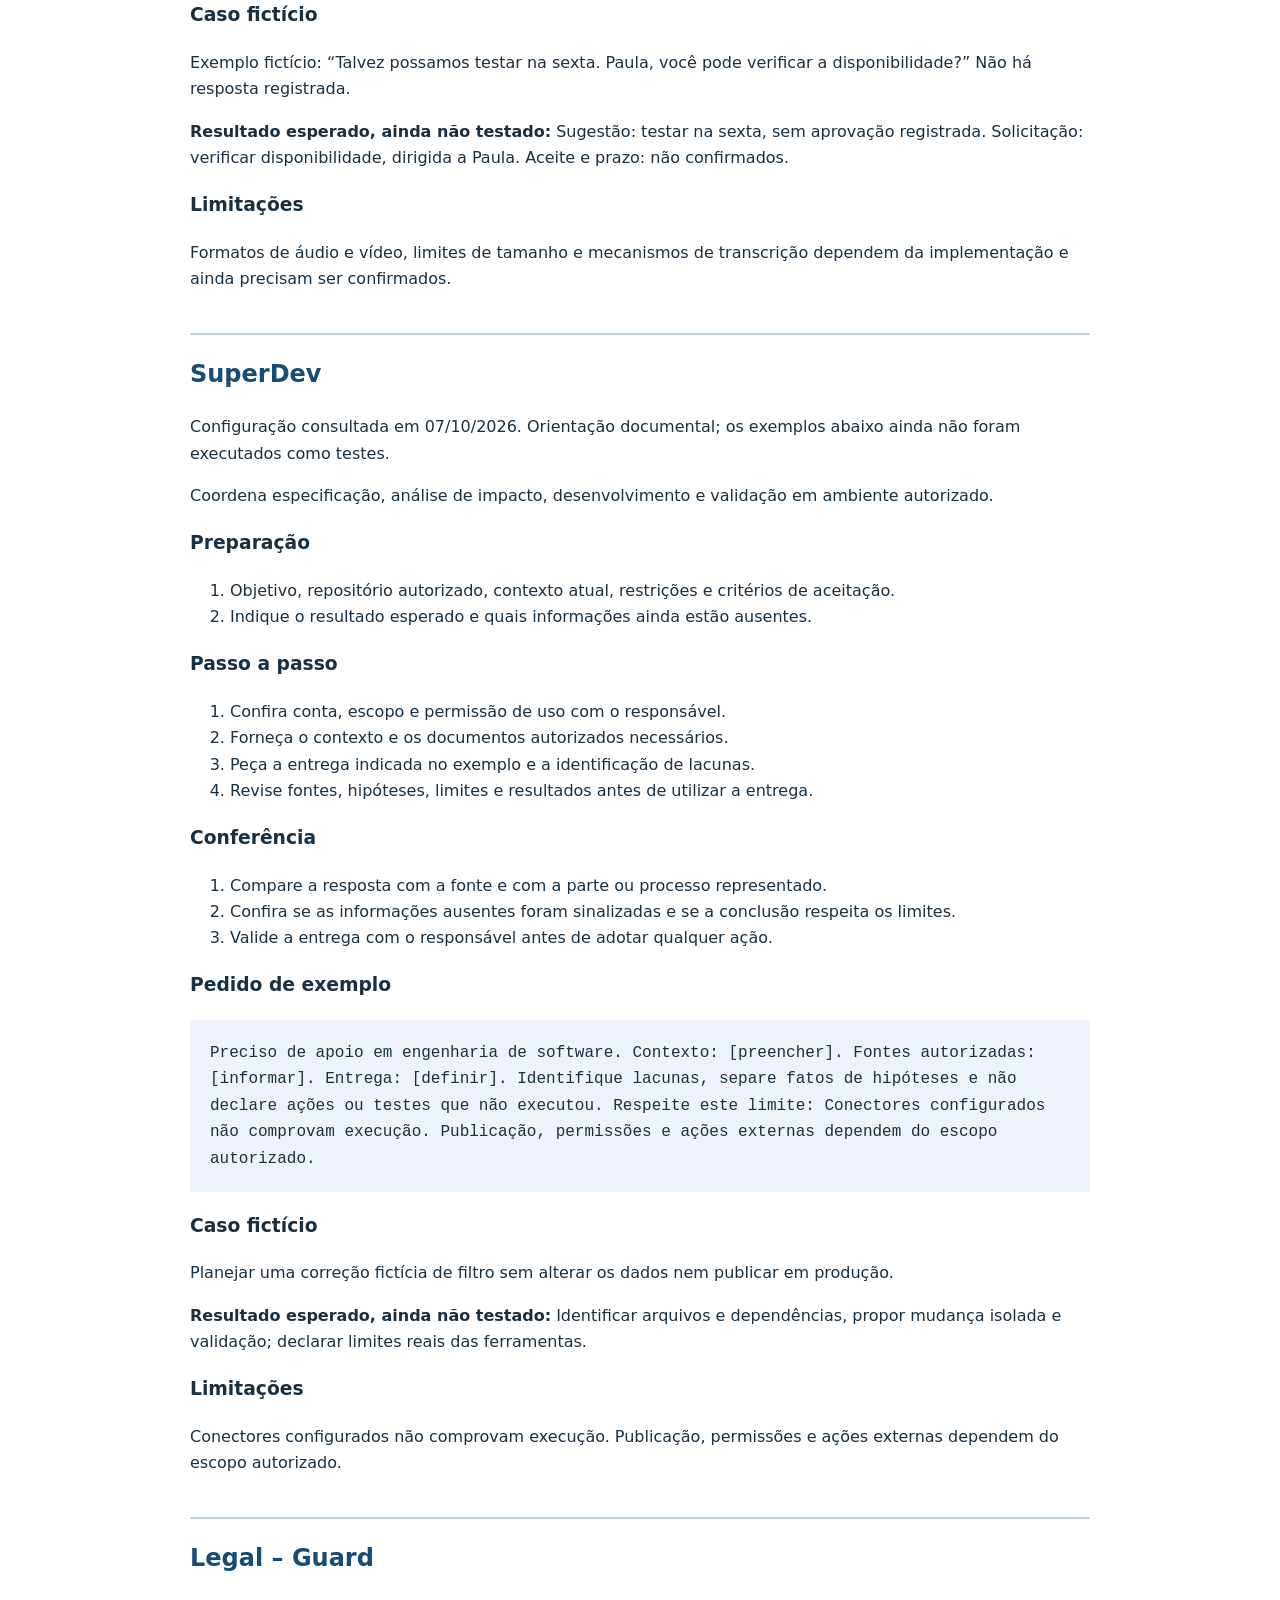
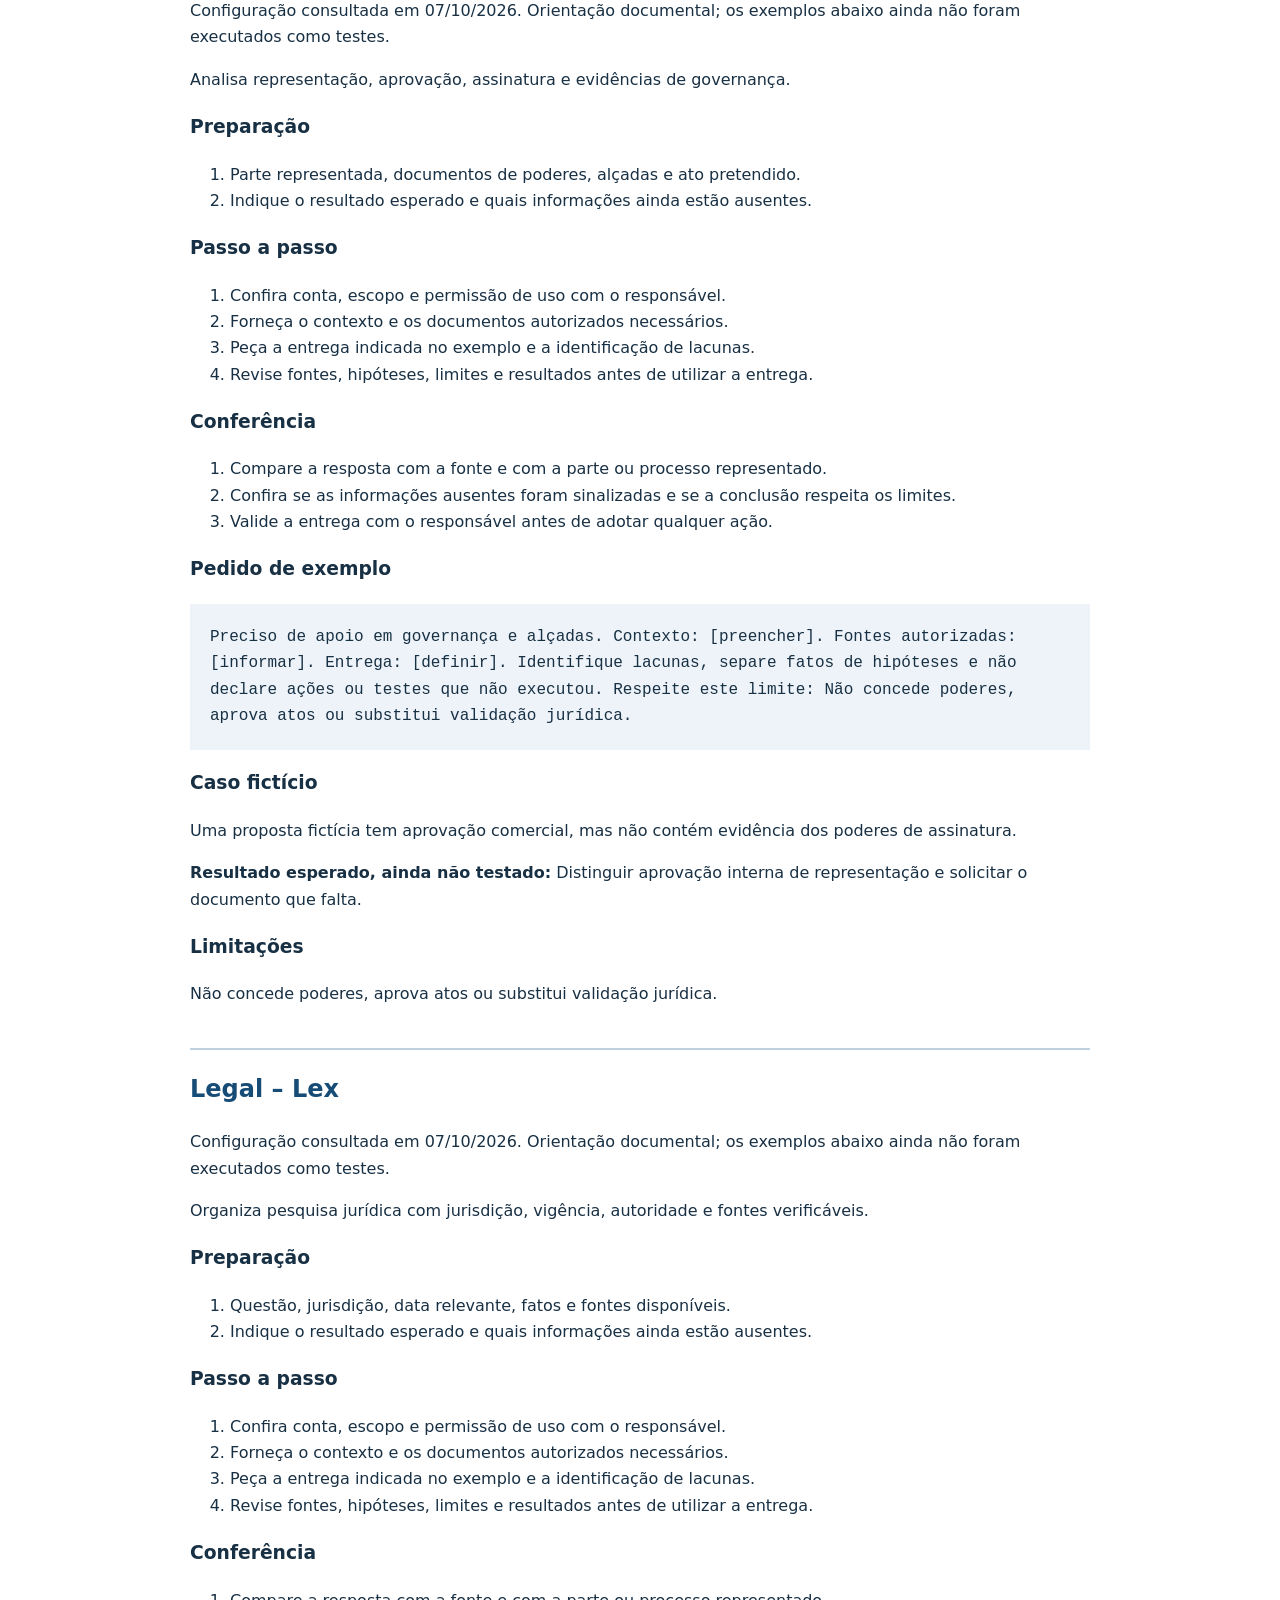
<file: agentes/manual-didatico.html>
<!doctype html><html lang="pt-BR"><meta charset="utf-8"><meta name="viewport" content="width=device-width,initial-scale=1"><title>Guias de uso COSTAL</title><style>body{font:16px/1.65 system-ui;max-width:900px;margin:40px auto;padding:24px;color:#183044}section{border-top:2px solid #bfd0df;margin-top:40px}h1,h2{color:#164c75}pre{white-space:pre-wrap;background:#edf3f8;padding:20px}@media print{section{break-before:page}}</style><h1>Guias de uso · Agentes COSTAL</h1><p>R01 · 07/10/2026 · 25 guias</p><p>Catálogo reconciliado com 16 agentes nativos e 5 GPTs legados na conta indicada pelo responsável, em 07/10/2026. A configuração foi consultada; o funcionamento e o acesso pela equipe ainda não foram validados. Os demais registros preservam o escopo da galeria. Guias distinguem configuração consultada de orientação conceitual. Dois rascunhos sem publicação não entram na contagem de implementações.</p><section><h2>CHECK</h2><p>Configuração consultada em 07/10/2026. Orientação documental; os exemplos abaixo ainda não foram executados como testes.</p><p>Apoia planos de inspeção, não conformidades e ações corretivas com rastreabilidade.</p><h3>Preparação</h3><ol><li>Critério de aceitação, evidências da inspeção e escopo do processo.</li><li>Indique o resultado esperado e quais informações ainda estão ausentes.</li></ol><h3>Passo a passo</h3><ol><li>Confira conta, escopo e permissão de uso com o responsável.</li><li>Forneça o contexto e os documentos autorizados necessários.</li><li>Peça a entrega indicada no exemplo e a identificação de lacunas.</li><li>Revise fontes, hipóteses, limites e resultados antes de utilizar a entrega.</li></ol><h3>Conferência</h3><ol><li>Compare a resposta com a fonte e com a parte ou processo representado.</li><li>Confira se as informações ausentes foram sinalizadas e se a conclusão respeita os limites.</li><li>Valide a entrega com o responsável antes de adotar qualquer ação.</li></ol><h3>Pedido de exemplo</h3><pre>Preciso de apoio em qualidade e evidências. Contexto: [preencher]. Fontes autorizadas: [informar]. Entrega: [definir]. Identifique lacunas, separe fatos de hipóteses e não declare ações ou testes que não executou. Respeite este limite: Não aprova produto, serviço ou encerramento de não conformidade em nome do responsável.</pre><h3>Caso fictício</h3><p>Um lote fictício apresenta três registros sem resultado de inspeção.</p><p><b>Resultado esperado, ainda não testado:</b> Separar falta de evidência de reprovação comprovada e propor verificação antes de qualquer aceite.</p><h3>Limitações</h3><p>Não aprova produto, serviço ou encerramento de não conformidade em nome do responsável.</p></section><section><h2>ECO</h2><p>Configuração consultada em 07/10/2026. Orientação documental; os exemplos abaixo ainda não foram executados como testes.</p><p>Organiza requisitos, condicionantes, resíduos e evidências de gestão ambiental.</p><h3>Preparação</h3><ol><li>Atividade, local, documentos ambientais vigentes e registros disponíveis.</li><li>Indique o resultado esperado e quais informações ainda estão ausentes.</li></ol><h3>Passo a passo</h3><ol><li>Confira conta, escopo e permissão de uso com o responsável.</li><li>Forneça o contexto e os documentos autorizados necessários.</li><li>Peça a entrega indicada no exemplo e a identificação de lacunas.</li><li>Revise fontes, hipóteses, limites e resultados antes de utilizar a entrega.</li></ol><h3>Conferência</h3><ol><li>Compare a resposta com a fonte e com a parte ou processo representado.</li><li>Confira se as informações ausentes foram sinalizadas e se a conclusão respeita os limites.</li><li>Valide a entrega com o responsável antes de adotar qualquer ação.</li></ol><h3>Pedido de exemplo</h3><pre>Preciso de apoio em gestão ambiental. Contexto: [preencher]. Fontes autorizadas: [informar]. Entrega: [definir]. Identifique lacunas, separe fatos de hipóteses e não declare ações ou testes que não executou. Respeite este limite: Vigência e aplicabilidade das fontes precisam ser conferidas; não representa aceite do órgão competente.</pre><h3>Caso fictício</h3><p>Uma licença fictícia contém uma condicionante trimestral sem comprovante de atendimento.</p><p><b>Resultado esperado, ainda não testado:</b> Organizar obrigação, evidência faltante e responsável a confirmar, sem declarar conformidade.</p><h3>Limitações</h3><p>Vigência e aplicabilidade das fontes precisam ser conferidas; não representa aceite do órgão competente.</p></section><section><h2>JUDGE</h2><p>Configuração consultada em 07/10/2026. Orientação documental; os exemplos abaixo ainda não foram executados como testes.</p><p>Estrutura cronologia, nexo causal, impacto e contrapontos em pleitos contratuais.</p><h3>Preparação</h3><ol><li>Contrato, eventos datados, comunicações, evidências de impacto e valores.</li><li>Indique o resultado esperado e quais informações ainda estão ausentes.</li></ol><h3>Passo a passo</h3><ol><li>Confira conta, escopo e permissão de uso com o responsável.</li><li>Forneça o contexto e os documentos autorizados necessários.</li><li>Peça a entrega indicada no exemplo e a identificação de lacunas.</li><li>Revise fontes, hipóteses, limites e resultados antes de utilizar a entrega.</li></ol><h3>Conferência</h3><ol><li>Compare a resposta com a fonte e com a parte ou processo representado.</li><li>Confira se as informações ausentes foram sinalizadas e se a conclusão respeita os limites.</li><li>Valide a entrega com o responsável antes de adotar qualquer ação.</li></ol><h3>Pedido de exemplo</h3><pre>Preciso de apoio em pleitos e análise de evidências. Contexto: [preencher]. Fontes autorizadas: [informar]. Entrega: [definir]. Identifique lacunas, separe fatos de hipóteses e não declare ações ou testes que não executou. Respeite este limite: Não presume causalidade, procedência ou direito a pagamento sem suporte documental.</pre><h3>Caso fictício</h3><p>Um pleito fictício alega atraso, mas não demonstra relação com o caminho crítico.</p><p><b>Resultado esperado, ainda não testado:</b> Organizar fatos e hipóteses e apontar a evidência necessária antes de atribuir responsabilidade.</p><h3>Limitações</h3><p>Não presume causalidade, procedência ou direito a pagamento sem suporte documental.</p></section><section><h2>KNOW</h2><p>Configuração consultada em 07/10/2026. Orientação documental; os exemplos abaixo ainda não foram executados como testes.</p><p>Organiza, conecta e sintetiza conhecimento em bases autorizadas, com evidências e histórico.</p><h3>Preparação</h3><ol><li>Base autorizada, objetivo, notas de origem e critérios de alteração.</li><li>Indique o resultado esperado e quais informações ainda estão ausentes.</li></ol><h3>Passo a passo</h3><ol><li>Confira conta, escopo e permissão de uso com o responsável.</li><li>Forneça o contexto e os documentos autorizados necessários.</li><li>Peça a entrega indicada no exemplo e a identificação de lacunas.</li><li>Revise fontes, hipóteses, limites e resultados antes de utilizar a entrega.</li></ol><h3>Conferência</h3><ol><li>Compare a resposta com a fonte e com a parte ou processo representado.</li><li>Confira se as informações ausentes foram sinalizadas e se a conclusão respeita os limites.</li><li>Valide a entrega com o responsável antes de adotar qualquer ação.</li></ol><h3>Pedido de exemplo</h3><pre>Preciso de apoio em gestão do conhecimento. Contexto: [preencher]. Fontes autorizadas: [informar]. Entrega: [definir]. Identifique lacunas, separe fatos de hipóteses e não declare ações ou testes que não executou. Respeite este limite: Escrita, reconciliação e automações precisam de verificação; proposta de relação não equivale a fato comprovado.</pre><h3>Caso fictício</h3><p>Duas notas fictícias apresentam decisões diferentes, tomadas em datas distintas, sem declaração de substituição.</p><p><b>Resultado esperado, ainda não testado:</b> Preservar ambas, registrar a divergência e solicitar a autoridade necessária antes de declarar supersessão.</p><h3>Limitações</h3><p>Escrita, reconciliação e automações precisam de verificação; proposta de relação não equivale a fato comprovado.</p></section><section><h2>MENTOR</h2><p>Orientação conceitual baseada na galeria, sem confirmação de implementação.</p><p>Quando você precisa compreender um procedimento e localizar a referência que sustenta a orientação.</p><h3>Preparação</h3><ol><li>Pergunta objetiva e contexto de aplicação.</li><li>Documento autorizado, versão e trecho relevante, quando necessário.</li><li>Indicação da área ou processo envolvido.</li></ol><h3>Passo a passo</h3><ol><li>Descreva a dúvida e o contexto.</li><li>Solicite referência ao documento e à versão utilizados.</li><li>Peça distinção entre regra documentada e explicação geral.</li><li>Confirme vigência e encaminhe lacunas ao responsável pelo procedimento.</li></ol><h3>Conferência</h3><ol><li>A referência existe e está vigente?</li><li>A resposta respeita o escopo da fonte?</li><li>Lacunas foram reconhecidas?</li></ol><h3>Pedido de exemplo</h3><pre>Explique [dúvida] com base no procedimento fornecido. Cite o documento, a versão e o trecho que sustenta a resposta. Separe regra da COSTAL de explicação geral. Se a fonte não responder, diga o que falta e não invente uma política. Fonte: [conteúdo autorizado].</pre><h3>Caso fictício</h3><p>Exemplo fictício: procedimento de teste R01 diz “a solicitação deve passar pela validação do responsável da área”. Pergunta: qual é a alçada financeira?</p><p><b>Resultado esperado, ainda não testado:</b> O trecho exige validação do responsável da área, mas não define alçada financeira. É necessário consultar a matriz de alçadas vigente.</p><h3>Limitações</h3><p>A presença de uma base institucional atualizada não foi verificada. Não presumir acesso a todos os documentos do Portal ou do Drive.</p></section><section><h2>PLAY</h2><p>Orientação conceitual baseada na galeria, sem confirmação de implementação.</p><p>Quando você precisa converter um conteúdo fornecido em uma nota Markdown organizada e rastreável.</p><h3>Preparação</h3><ol><li>Texto ou documento autorizado para uso no ambiente escolhido.</li><li>Título, origem e data do conteúdo.</li><li>Estrutura desejada e indicação do que deve ser preservado literalmente.</li></ol><h3>Passo a passo</h3><ol><li>Informe a finalidade da nota e forneça o conteúdo de referência.</li><li>Peça a conversão para Markdown, preservando fatos, números, nomes e referências.</li><li>Solicite uma lista das informações ausentes e das ambiguidades.</li><li>Compare o resultado com a fonte, corrija divergências e só então arquive a nota.</li></ol><h3>Conferência</h3><ol><li>Os fatos e datas coincidem com a fonte?</li><li>Decisões estão separadas de sugestões?</li><li>A nota registra a origem e não completa lacunas por conta própria?</li></ol><h3>Pedido de exemplo</h3><pre>Transforme o conteúdo abaixo em Markdown. Use título, contexto, decisões e pendências. Preserve os fatos e indique a fonte. Não invente responsáveis, datas ou decisões. Se faltar informação, escreva “não informado”. Conteúdo: [cole aqui]. Origem e data: [preencha].</pre><h3>Caso fictício</h3><p>Exemplo fictício: na reunião de 05/10/2026, a equipe decidiu revisar o checklist. Ana enviará a minuta até 09/10. A data da próxima reunião não foi definida.</p><p><b>Resultado esperado, ainda não testado:</b> Título: Revisão do checklist. Decisão: revisar o checklist. Ação: enviar minuta. Responsável: Ana. Prazo: 09/10/2026. Próxima reunião: não informada.</p><h3>Limitações</h3><p>A descrição da galeria não comprova gravação automática em Drive, Obsidian ou outro repositório. Confirme integrações antes de contar com elas.</p></section><section><h2>RELAY</h2><p>Orientação conceitual baseada na galeria, sem confirmação de implementação.</p><p>Quando você precisa organizar diferenças de escopo e condições comerciais antes de uma análise de contratação.</p><h3>Preparação</h3><ol><li>Propostas autorizadas, com versões e datas.</li><li>Escopo-base, quantidades e unidades comparáveis.</li><li>Regras para impostos, frete, prazos, exclusões e moeda.</li></ol><h3>Passo a passo</h3><ol><li>Forneça as propostas e o escopo de referência.</li><li>Peça uma tabela de itens equivalentes e diferenças de cobertura.</li><li>Solicite totais apenas onde existam bases comparáveis e premissas explícitas.</li><li>Confira os cálculos, registre esclarecimentos necessários e submeta a análise ao responsável pela contratação.</li></ol><h3>Conferência</h3><ol><li>As unidades e quantidades são equivalentes?</li><li>A aritmética foi conferida?</li><li>Ausências e exclusões estão visíveis?</li></ol><h3>Pedido de exemplo</h3><pre>Compare as propostas abaixo para o escopo [descreva]. Mostre preço, quantidade, unidade, frete, impostos, prazo, exclusões e lacunas. Não trate campo ausente como zero nem escolha fornecedor automaticamente. Apresente os cálculos e perguntas de esclarecimento. Propostas: [conteúdo autorizado].</pre><h3>Caso fictício</h3><p>Exemplo fictício: A oferece 10 unidades a R$ 100, com frete de R$ 50. B oferece 10 unidades a R$ 98, mas não informa frete. Impostos não informados nas duas propostas.</p><p><b>Resultado esperado, ainda não testado:</b> Subtotal A: R$ 1.000; total conhecido com frete: R$ 1.050. Subtotal B: R$ 980; total final indeterminado. Impostos: esclarecer em ambas. Não concluir qual proposta tem menor custo total.</p><h3>Limitações</h3><p>A equalização apoia a análise humana; envio de pedidos, negociação e aprovação de contratação dependem de processo e permissões próprios.</p></section><section><h2>SAFEWATCH</h2><p>Configuração consultada em 07/10/2026. Orientação documental; os exemplos abaixo ainda não foram executados como testes.</p><p>Apoia análise de perigos, controles, inspeções e preparação documental de segurança.</p><h3>Preparação</h3><ol><li>Atividade, local, etapas, evidências e controles existentes.</li><li>Indique o resultado esperado e quais informações ainda estão ausentes.</li></ol><h3>Passo a passo</h3><ol><li>Confira conta, escopo e permissão de uso com o responsável.</li><li>Forneça o contexto e os documentos autorizados necessários.</li><li>Peça a entrega indicada no exemplo e a identificação de lacunas.</li><li>Revise fontes, hipóteses, limites e resultados antes de utilizar a entrega.</li></ol><h3>Conferência</h3><ol><li>Compare a resposta com a fonte e com a parte ou processo representado.</li><li>Confira se as informações ausentes foram sinalizadas e se a conclusão respeita os limites.</li><li>Valide a entrega com o responsável antes de adotar qualquer ação.</li></ol><h3>Pedido de exemplo</h3><pre>Preciso de apoio em segurança do trabalho. Contexto: [preencher]. Fontes autorizadas: [informar]. Entrega: [definir]. Identifique lacunas, separe fatos de hipóteses e não declare ações ou testes que não executou. Respeite este limite: Não emite autorização operacional nem substitui avaliação do profissional responsável.</pre><h3>Caso fictício</h3><p>Uma inspeção fictícia encontrou trabalho em altura sem evidência do plano de resgate.</p><p><b>Resultado esperado, ainda não testado:</b> Apontar a lacuna crítica, solicitar evidências e encaminhar ao responsável; não autorizar a atividade.</p><h3>Limitações</h3><p>Não emite autorização operacional nem substitui avaliação do profissional responsável.</p></section><section><h2>SOURCE</h2><p>Configuração consultada em 07/10/2026. Orientação documental; os exemplos abaixo ainda não foram executados como testes.</p><p>Estrutura sourcing, comparação de propostas e preparação de negociações.</p><h3>Preparação</h3><ol><li>Especificação, quantidades, propostas comparáveis, frete, tributos, prazo e critérios.</li><li>Indique o resultado esperado e quais informações ainda estão ausentes.</li></ol><h3>Passo a passo</h3><ol><li>Confira conta, escopo e permissão de uso com o responsável.</li><li>Forneça o contexto e os documentos autorizados necessários.</li><li>Peça a entrega indicada no exemplo e a identificação de lacunas.</li><li>Revise fontes, hipóteses, limites e resultados antes de utilizar a entrega.</li></ol><h3>Conferência</h3><ol><li>Compare a resposta com a fonte e com a parte ou processo representado.</li><li>Confira se as informações ausentes foram sinalizadas e se a conclusão respeita os limites.</li><li>Valide a entrega com o responsável antes de adotar qualquer ação.</li></ol><h3>Pedido de exemplo</h3><pre>Preciso de apoio em suprimentos e equalização. Contexto: [preencher]. Fontes autorizadas: [informar]. Entrega: [definir]. Identifique lacunas, separe fatos de hipóteses e não declare ações ou testes que não executou. Respeite este limite: Não autoriza compra, assina contrato ou contata fornecedor sem autorização específica.</pre><h3>Caso fictício</h3><p>Comparar duas propostas fictícias: A de R$ 1.000 com frete de R$ 50; B de R$ 980 com frete não informado.</p><p><b>Resultado esperado, ainda não testado:</b> Apresentar A = R$ 1.050 e B com total pendente; solicitar frete e evitar escolha sem bases equivalentes.</p><h3>Limitações</h3><p>Não autoriza compra, assina contrato ou contata fornecedor sem autorização específica.</p></section><section><h2>VITA</h2><p>Configuração consultada em 07/10/2026. Orientação documental; os exemplos abaixo ainda não foram executados como testes.</p><p>Apoia organização administrativa de saúde ocupacional e suas interfaces documentais.</p><h3>Preparação</h3><ol><li>Objetivo administrativo, dados desidentificados e documentos autorizados.</li><li>Indique o resultado esperado e quais informações ainda estão ausentes.</li></ol><h3>Passo a passo</h3><ol><li>Confira conta, escopo e permissão de uso com o responsável.</li><li>Forneça o contexto e os documentos autorizados necessários.</li><li>Peça a entrega indicada no exemplo e a identificação de lacunas.</li><li>Revise fontes, hipóteses, limites e resultados antes de utilizar a entrega.</li></ol><h3>Conferência</h3><ol><li>Compare a resposta com a fonte e com a parte ou processo representado.</li><li>Confira se as informações ausentes foram sinalizadas e se a conclusão respeita os limites.</li><li>Valide a entrega com o responsável antes de adotar qualquer ação.</li></ol><h3>Pedido de exemplo</h3><pre>Preciso de apoio em saúde ocupacional. Contexto: [preencher]. Fontes autorizadas: [informar]. Entrega: [definir]. Identifique lacunas, separe fatos de hipóteses e não declare ações ou testes que não executou. Respeite este limite: Não diagnostica, prescreve, emite ASO ou determina aptidão.</pre><h3>Caso fictício</h3><p>Planejar acompanhamento administrativo de exames periódicos para grupos fictícios, sem nomes nem diagnósticos.</p><p><b>Resultado esperado, ainda não testado:</b> Produzir controle de pendências por grupo e campos necessários, preservando informações clínicas.</p><h3>Limitações</h3><p>Não diagnostica, prescreve, emite ASO ou determina aptidão.</p></section><section><h2>VOICE</h2><p>Orientação conceitual baseada na galeria, sem confirmação de implementação.</p><p>Quando você precisa transformar uma transcrição ou mídia compatível em registro de decisões e pendências.</p><h3>Preparação</h3><ol><li>Transcrição ou arquivo autorizado e compatível com a configuração do agente.</li><li>Data, participantes e objetivo da reunião.</li><li>Modelo de ata e necessidade de referência temporal.</li></ol><h3>Passo a passo</h3><ol><li>Confirme se o agente aceita o tipo de arquivo; se necessário, utilize uma transcrição.</li><li>Informe contexto e peça separação entre decisões, sugestões e ações.</li><li>Solicite marcação de trechos incertos e responsáveis não identificados.</li><li>Confira o registro com a fonte antes de distribuir a ata.</li></ol><h3>Conferência</h3><ol><li>Sugestões foram distinguidas de decisões?</li><li>Nomes e termos técnicos estão corretos?</li><li>Prazos e compromissos têm confirmação na fonte?</li></ol><h3>Pedido de exemplo</h3><pre>Com base na transcrição abaixo, produza uma minuta de ata com decisões, ações, responsáveis, prazos e dúvidas. Preserve incertezas; não transforme sugestões em decisões. Use referências temporais somente se existirem no material. Transcrição: [conteúdo].</pre><h3>Caso fictício</h3><p>Exemplo fictício: “Talvez possamos testar na sexta. Paula, você pode verificar a disponibilidade?” Não há resposta registrada.</p><p><b>Resultado esperado, ainda não testado:</b> Sugestão: testar na sexta, sem aprovação registrada. Solicitação: verificar disponibilidade, dirigida a Paula. Aceite e prazo: não confirmados.</p><h3>Limitações</h3><p>Formatos de áudio e vídeo, limites de tamanho e mecanismos de transcrição dependem da implementação e ainda precisam ser confirmados.</p></section><section><h2>SuperDev</h2><p>Configuração consultada em 07/10/2026. Orientação documental; os exemplos abaixo ainda não foram executados como testes.</p><p>Coordena especificação, análise de impacto, desenvolvimento e validação em ambiente autorizado.</p><h3>Preparação</h3><ol><li>Objetivo, repositório autorizado, contexto atual, restrições e critérios de aceitação.</li><li>Indique o resultado esperado e quais informações ainda estão ausentes.</li></ol><h3>Passo a passo</h3><ol><li>Confira conta, escopo e permissão de uso com o responsável.</li><li>Forneça o contexto e os documentos autorizados necessários.</li><li>Peça a entrega indicada no exemplo e a identificação de lacunas.</li><li>Revise fontes, hipóteses, limites e resultados antes de utilizar a entrega.</li></ol><h3>Conferência</h3><ol><li>Compare a resposta com a fonte e com a parte ou processo representado.</li><li>Confira se as informações ausentes foram sinalizadas e se a conclusão respeita os limites.</li><li>Valide a entrega com o responsável antes de adotar qualquer ação.</li></ol><h3>Pedido de exemplo</h3><pre>Preciso de apoio em engenharia de software. Contexto: [preencher]. Fontes autorizadas: [informar]. Entrega: [definir]. Identifique lacunas, separe fatos de hipóteses e não declare ações ou testes que não executou. Respeite este limite: Conectores configurados não comprovam execução. Publicação, permissões e ações externas dependem do escopo autorizado.</pre><h3>Caso fictício</h3><p>Planejar uma correção fictícia de filtro sem alterar os dados nem publicar em produção.</p><p><b>Resultado esperado, ainda não testado:</b> Identificar arquivos e dependências, propor mudança isolada e validação; declarar limites reais das ferramentas.</p><h3>Limitações</h3><p>Conectores configurados não comprovam execução. Publicação, permissões e ações externas dependem do escopo autorizado.</p></section><section><h2>Legal – Guard</h2><p>Configuração consultada em 07/10/2026. Orientação documental; os exemplos abaixo ainda não foram executados como testes.</p><p>Analisa representação, aprovação, assinatura e evidências de governança.</p><h3>Preparação</h3><ol><li>Parte representada, documentos de poderes, alçadas e ato pretendido.</li><li>Indique o resultado esperado e quais informações ainda estão ausentes.</li></ol><h3>Passo a passo</h3><ol><li>Confira conta, escopo e permissão de uso com o responsável.</li><li>Forneça o contexto e os documentos autorizados necessários.</li><li>Peça a entrega indicada no exemplo e a identificação de lacunas.</li><li>Revise fontes, hipóteses, limites e resultados antes de utilizar a entrega.</li></ol><h3>Conferência</h3><ol><li>Compare a resposta com a fonte e com a parte ou processo representado.</li><li>Confira se as informações ausentes foram sinalizadas e se a conclusão respeita os limites.</li><li>Valide a entrega com o responsável antes de adotar qualquer ação.</li></ol><h3>Pedido de exemplo</h3><pre>Preciso de apoio em governança e alçadas. Contexto: [preencher]. Fontes autorizadas: [informar]. Entrega: [definir]. Identifique lacunas, separe fatos de hipóteses e não declare ações ou testes que não executou. Respeite este limite: Não concede poderes, aprova atos ou substitui validação jurídica.</pre><h3>Caso fictício</h3><p>Uma proposta fictícia tem aprovação comercial, mas não contém evidência dos poderes de assinatura.</p><p><b>Resultado esperado, ainda não testado:</b> Distinguir aprovação interna de representação e solicitar o documento que falta.</p><h3>Limitações</h3><p>Não concede poderes, aprova atos ou substitui validação jurídica.</p></section><section><h2>Legal – Lex</h2><p>Configuração consultada em 07/10/2026. Orientação documental; os exemplos abaixo ainda não foram executados como testes.</p><p>Organiza pesquisa jurídica com jurisdição, vigência, autoridade e fontes verificáveis.</p><h3>Preparação</h3><ol><li>Questão, jurisdição, data relevante, fatos e fontes disponíveis.</li><li>Indique o resultado esperado e quais informações ainda estão ausentes.</li></ol><h3>Passo a passo</h3><ol><li>Confira conta, escopo e permissão de uso com o responsável.</li><li>Forneça o contexto e os documentos autorizados necessários.</li><li>Peça a entrega indicada no exemplo e a identificação de lacunas.</li><li>Revise fontes, hipóteses, limites e resultados antes de utilizar a entrega.</li></ol><h3>Conferência</h3><ol><li>Compare a resposta com a fonte e com a parte ou processo representado.</li><li>Confira se as informações ausentes foram sinalizadas e se a conclusão respeita os limites.</li><li>Valide a entrega com o responsável antes de adotar qualquer ação.</li></ol><h3>Pedido de exemplo</h3><pre>Preciso de apoio em pesquisa jurídica. Contexto: [preencher]. Fontes autorizadas: [informar]. Entrega: [definir]. Identifique lacunas, separe fatos de hipóteses e não declare ações ou testes que não executou. Respeite este limite: Não inventa precedentes nem substitui avaliação de profissional habilitado.</pre><h3>Caso fictício</h3><p>Pesquisar uma questão fictícia sem informação sobre a jurisdição aplicável.</p><p><b>Resultado esperado, ainda não testado:</b> Solicitar jurisdição e data antes de apresentar conclusão específica; separar fontes e interpretação.</p><h3>Limitações</h3><p>Não inventa precedentes nem substitui avaliação de profissional habilitado.</p></section><section><h2>COSTAL Contracts</h2><p>Configuração consultada em 07/10/2026. Orientação documental; os exemplos abaixo ainda não foram executados como testes.</p><p>Prepara documentos a partir de modelos e dados estruturados, preservando o texto de referência.</p><h3>Preparação</h3><ol><li>Tipo de documento, modelo autorizado e formulário completo de dados.</li><li>Indique o resultado esperado e quais informações ainda estão ausentes.</li></ol><h3>Passo a passo</h3><ol><li>Confira conta, escopo e permissão de uso com o responsável.</li><li>Forneça o contexto e os documentos autorizados necessários.</li><li>Peça a entrega indicada no exemplo e a identificação de lacunas.</li><li>Revise fontes, hipóteses, limites e resultados antes de utilizar a entrega.</li></ol><h3>Conferência</h3><ol><li>Compare a resposta com a fonte e com a parte ou processo representado.</li><li>Confira se as informações ausentes foram sinalizadas e se a conclusão respeita os limites.</li><li>Valide a entrega com o responsável antes de adotar qualquer ação.</li></ol><h3>Pedido de exemplo</h3><pre>Preciso de apoio em produção documental contratual. Contexto: [preencher]. Fontes autorizadas: [informar]. Entrega: [definir]. Identifique lacunas, separe fatos de hipóteses e não declare ações ou testes que não executou. Respeite este limite: Modelo disponível não significa autorização para assinatura. Revisão final continua necessária.</pre><h3>Caso fictício</h3><p>Gerar uma minuta fictícia com valor ou identificação de parte ainda ausente.</p><p><b>Resultado esperado, ainda não testado:</b> Apresentar as pendências obrigatórias antes de concluir o documento; não inventar dados.</p><h3>Limitações</h3><p>Modelo disponível não significa autorização para assinatura. Revisão final continua necessária.</p></section><section><h2>Legal – Dra</h2><p>Configuração consultada em 07/10/2026. Orientação documental; os exemplos abaixo ainda não foram executados como testes.</p><p>Orquestra revisão de contratos, anexos, riscos e alternativas de redação.</p><h3>Preparação</h3><ol><li>Parte representada, contrato integral, anexos, objetivo e contexto negocial.</li><li>Indique o resultado esperado e quais informações ainda estão ausentes.</li></ol><h3>Passo a passo</h3><ol><li>Confira conta, escopo e permissão de uso com o responsável.</li><li>Forneça o contexto e os documentos autorizados necessários.</li><li>Peça a entrega indicada no exemplo e a identificação de lacunas.</li><li>Revise fontes, hipóteses, limites e resultados antes de utilizar a entrega.</li></ol><h3>Conferência</h3><ol><li>Compare a resposta com a fonte e com a parte ou processo representado.</li><li>Confira se as informações ausentes foram sinalizadas e se a conclusão respeita os limites.</li><li>Valide a entrega com o responsável antes de adotar qualquer ação.</li></ol><h3>Pedido de exemplo</h3><pre>Preciso de apoio em revisão contratual. Contexto: [preencher]. Fontes autorizadas: [informar]. Entrega: [definir]. Identifique lacunas, separe fatos de hipóteses e não declare ações ou testes que não executou. Respeite este limite: Não envia proposta, aceita obrigações ou substitui decisão jurídica e negocial.</pre><h3>Caso fictício</h3><p>Um contrato fictício exige pagamento em 30 dias, mas seu anexo estabelece 60 dias.</p><p><b>Resultado esperado, ainda não testado:</b> Identificar a contradição com referência aos dois trechos e sugerir redação para revisão.</p><h3>Limitações</h3><p>Não envia proposta, aceita obrigações ou substitui decisão jurídica e negocial.</p></section><section><h2>PMO</h2><p>Configuração consultada em 07/10/2026. Orientação documental; os exemplos abaixo ainda não foram executados como testes.</p><p>Organiza demandas, prioridades, dependências e acompanhamento do trabalho de software.</p><h3>Preparação</h3><ol><li>Demandas, objetivos, dependências, responsáveis confirmados e critérios de aceite.</li><li>Indique o resultado esperado e quais informações ainda estão ausentes.</li></ol><h3>Passo a passo</h3><ol><li>Confira conta, escopo e permissão de uso com o responsável.</li><li>Forneça o contexto e os documentos autorizados necessários.</li><li>Peça a entrega indicada no exemplo e a identificação de lacunas.</li><li>Revise fontes, hipóteses, limites e resultados antes de utilizar a entrega.</li></ol><h3>Conferência</h3><ol><li>Compare a resposta com a fonte e com a parte ou processo representado.</li><li>Confira se as informações ausentes foram sinalizadas e se a conclusão respeita os limites.</li><li>Valide a entrega com o responsável antes de adotar qualquer ação.</li></ol><h3>Pedido de exemplo</h3><pre>Preciso de apoio em coordenação da software factory. Contexto: [preencher]. Fontes autorizadas: [informar]. Entrega: [definir]. Identifique lacunas, separe fatos de hipóteses e não declare ações ou testes que não executou. Respeite este limite: O escopo consultado é desenvolvimento de software; não foi validado como PMO geral de obras.</pre><h3>Caso fictício</h3><p>Uma entrega fictícia depende de integração ainda indisponível.</p><p><b>Resultado esperado, ainda não testado:</b> Registrar bloqueio, dependência e próximo passo sem inventar prazo ou responsável.</p><h3>Limitações</h3><p>O escopo consultado é desenvolvimento de software; não foi validado como PMO geral de obras.</p></section><section><h2>QA Gatekeeper</h2><p>Configuração consultada em 07/10/2026. Orientação documental; os exemplos abaixo ainda não foram executados como testes.</p><p>Confronta requisitos, implementação e evidências para avaliar aceite e regressão.</p><h3>Preparação</h3><ol><li>Requisitos, critérios de aceite, versão entregue e resultados dos testes.</li><li>Indique o resultado esperado e quais informações ainda estão ausentes.</li></ol><h3>Passo a passo</h3><ol><li>Confira conta, escopo e permissão de uso com o responsável.</li><li>Forneça o contexto e os documentos autorizados necessários.</li><li>Peça a entrega indicada no exemplo e a identificação de lacunas.</li><li>Revise fontes, hipóteses, limites e resultados antes de utilizar a entrega.</li></ol><h3>Conferência</h3><ol><li>Compare a resposta com a fonte e com a parte ou processo representado.</li><li>Confira se as informações ausentes foram sinalizadas e se a conclusão respeita os limites.</li><li>Valide a entrega com o responsável antes de adotar qualquer ação.</li></ol><h3>Pedido de exemplo</h3><pre>Preciso de apoio em validação de software. Contexto: [preencher]. Fontes autorizadas: [informar]. Entrega: [definir]. Identifique lacunas, separe fatos de hipóteses e não declare ações ou testes que não executou. Respeite este limite: Não afirma que um teste passou sem execução e evidência.</pre><h3>Caso fictício</h3><p>Uma funcionalidade fictícia só possui captura de tela, sem evidência de teste do fluxo.</p><p><b>Resultado esperado, ainda não testado:</b> Separar aparência de funcionamento e solicitar teste reproduzível antes de recomendar aceite.</p><h3>Limitações</h3><p>Não afirma que um teste passou sem execução e evidência.</p></section><section><h2>Change Control</h2><p>Configuração consultada em 07/10/2026. Orientação documental; os exemplos abaixo ainda não foram executados como testes.</p><p>Avalia impacto, riscos, dependências e condições antes da implementação.</p><h3>Preparação</h3><ol><li>Mudança proposta, comportamento atual, dados afetados e restrições.</li><li>Indique o resultado esperado e quais informações ainda estão ausentes.</li></ol><h3>Passo a passo</h3><ol><li>Confira conta, escopo e permissão de uso com o responsável.</li><li>Forneça o contexto e os documentos autorizados necessários.</li><li>Peça a entrega indicada no exemplo e a identificação de lacunas.</li><li>Revise fontes, hipóteses, limites e resultados antes de utilizar a entrega.</li></ol><h3>Conferência</h3><ol><li>Compare a resposta com a fonte e com a parte ou processo representado.</li><li>Confira se as informações ausentes foram sinalizadas e se a conclusão respeita os limites.</li><li>Valide a entrega com o responsável antes de adotar qualquer ação.</li></ol><h3>Pedido de exemplo</h3><pre>Preciso de apoio em controle de mudanças. Contexto: [preencher]. Fontes autorizadas: [informar]. Entrega: [definir]. Identifique lacunas, separe fatos de hipóteses e não declare ações ou testes que não executou. Respeite este limite: A recomendação GO/HOLD é apoio à decisão; não executa nem autoriza por si só a mudança.</pre><h3>Caso fictício</h3><p>Uma mudança fictícia recalcula valores de períodos já fechados.</p><p><b>Resultado esperado, ainda não testado:</b> Apontar risco ao histórico, alternativas, migração e condições de decisão antes de implementar.</p><h3>Limitações</h3><p>A recomendação GO/HOLD é apoio à decisão; não executa nem autoriza por si só a mudança.</p></section><section><h2>Product Factory</h2><p>Configuração consultada em 07/10/2026. Orientação documental; os exemplos abaixo ainda não foram executados como testes.</p><p>Organiza o percurso entre problema, especificação, arquitetura, entrega e validação.</p><h3>Preparação</h3><ol><li>Problema, usuário, objetivo, contexto existente e resultado esperado.</li><li>Indique o resultado esperado e quais informações ainda estão ausentes.</li></ol><h3>Passo a passo</h3><ol><li>Confira conta, escopo e permissão de uso com o responsável.</li><li>Forneça o contexto e os documentos autorizados necessários.</li><li>Peça a entrega indicada no exemplo e a identificação de lacunas.</li><li>Revise fontes, hipóteses, limites e resultados antes de utilizar a entrega.</li></ol><h3>Conferência</h3><ol><li>Compare a resposta com a fonte e com a parte ou processo representado.</li><li>Confira se as informações ausentes foram sinalizadas e se a conclusão respeita os limites.</li><li>Valide a entrega com o responsável antes de adotar qualquer ação.</li></ol><h3>Pedido de exemplo</h3><pre>Preciso de apoio em orquestração de produtos. Contexto: [preencher]. Fontes autorizadas: [informar]. Entrega: [definir]. Identifique lacunas, separe fatos de hipóteses e não declare ações ou testes que não executou. Respeite este limite: Habilidade citada nas instruções não prova ferramenta disponível ou trabalho executado.</pre><h3>Caso fictício</h3><p>Planejar um pequeno sistema fictício de solicitação de materiais.</p><p><b>Resultado esperado, ainda não testado:</b> Definir escopo mínimo, fluxo, dados, critérios de aceite e etapas; indicar dependências de execução.</p><h3>Limitações</h3><p>Habilidade citada nas instruções não prova ferramenta disponível ou trabalho executado.</p></section><section><h2>Business &amp; Financial Architect</h2><p>Configuração consultada em 07/10/2026. Orientação documental; os exemplos abaixo ainda não foram executados como testes.</p><p>Traduz conceitos financeiros e regras de negócio em requisitos rastreáveis de sistemas.</p><h3>Preparação</h3><ol><li>Definições, períodos, fontes, fórmulas, exemplos e política de histórico.</li><li>Indique o resultado esperado e quais informações ainda estão ausentes.</li></ol><h3>Passo a passo</h3><ol><li>Confira conta, escopo e permissão de uso com o responsável.</li><li>Forneça o contexto e os documentos autorizados necessários.</li><li>Peça a entrega indicada no exemplo e a identificação de lacunas.</li><li>Revise fontes, hipóteses, limites e resultados antes de utilizar a entrega.</li></ol><h3>Conferência</h3><ol><li>Compare a resposta com a fonte e com a parte ou processo representado.</li><li>Confira se as informações ausentes foram sinalizadas e se a conclusão respeita os limites.</li><li>Valide a entrega com o responsável antes de adotar qualquer ação.</li></ol><h3>Pedido de exemplo</h3><pre>Preciso de apoio em regras de negócio e finanças. Contexto: [preencher]. Fontes autorizadas: [informar]. Entrega: [definir]. Identifique lacunas, separe fatos de hipóteses e não declare ações ou testes que não executou. Respeite este limite: Não presume definições de negócio nem altera histórico aprovado sem decisão explícita.</pre><h3>Caso fictício</h3><p>Um sistema fictício mistura pagamento de outubro com despesa de setembro.</p><p><b>Resultado esperado, ainda não testado:</b> Separar caixa e competência, definir o período de cada valor e propor exemplos de validação.</p><h3>Limitações</h3><p>Não presume definições de negócio nem altera histórico aprovado sem decisão explícita.</p></section><section><h2>Engineering Architect</h2><p>Configuração consultada em 07/10/2026. Orientação documental; os exemplos abaixo ainda não foram executados como testes.</p><p>Analisa implementação, acoplamento, qualidade, segurança e evolução técnica.</p><h3>Preparação</h3><ol><li>Arquitetura, trechos de código autorizados, objetivo e comportamento esperado.</li><li>Indique o resultado esperado e quais informações ainda estão ausentes.</li></ol><h3>Passo a passo</h3><ol><li>Confira conta, escopo e permissão de uso com o responsável.</li><li>Forneça o contexto e os documentos autorizados necessários.</li><li>Peça a entrega indicada no exemplo e a identificação de lacunas.</li><li>Revise fontes, hipóteses, limites e resultados antes de utilizar a entrega.</li></ol><h3>Conferência</h3><ol><li>Compare a resposta com a fonte e com a parte ou processo representado.</li><li>Confira se as informações ausentes foram sinalizadas e se a conclusão respeita os limites.</li><li>Valide a entrega com o responsável antes de adotar qualquer ação.</li></ol><h3>Pedido de exemplo</h3><pre>Preciso de apoio em arquitetura de software. Contexto: [preencher]. Fontes autorizadas: [informar]. Entrega: [definir]. Identifique lacunas, separe fatos de hipóteses e não declare ações ou testes que não executou. Respeite este limite: Consulta de código e execução dependem dos recursos realmente disponíveis.</pre><h3>Caso fictício</h3><p>Refatorar conceitualmente duas funções duplicadas sem mudar suas saídas.</p><p><b>Resultado esperado, ainda não testado:</b> Mapear comportamento, dependências e testes de equivalência antes da proposta de refatoração.</p><h3>Limitações</h3><p>Consulta de código e execução dependem dos recursos realmente disponíveis.</p></section><section><h2>UX/UI Director</h2><p>Configuração consultada em 07/10/2026. Orientação documental; os exemplos abaixo ainda não foram executados como testes.</p><p>Estrutura fluxos, hierarquia de informação, estados de interface e consistência visual.</p><h3>Preparação</h3><ol><li>Usuário, tarefa, telas atuais, restrições e referências visuais.</li><li>Indique o resultado esperado e quais informações ainda estão ausentes.</li></ol><h3>Passo a passo</h3><ol><li>Confira conta, escopo e permissão de uso com o responsável.</li><li>Forneça o contexto e os documentos autorizados necessários.</li><li>Peça a entrega indicada no exemplo e a identificação de lacunas.</li><li>Revise fontes, hipóteses, limites e resultados antes de utilizar a entrega.</li></ol><h3>Conferência</h3><ol><li>Compare a resposta com a fonte e com a parte ou processo representado.</li><li>Confira se as informações ausentes foram sinalizadas e se a conclusão respeita os limites.</li><li>Valide a entrega com o responsável antes de adotar qualquer ação.</li></ol><h3>Pedido de exemplo</h3><pre>Preciso de apoio em experiência e interface. Contexto: [preencher]. Fontes autorizadas: [informar]. Entrega: [definir]. Identifique lacunas, separe fatos de hipóteses e não declare ações ou testes que não executou. Respeite este limite: Protótipo e imagem não comprovam acessibilidade nem funcionamento; validar na interface implementada.</pre><h3>Caso fictício</h3><p>Uma tela fictícia não informa se um envio foi concluído e permite clique repetido.</p><p><b>Resultado esperado, ainda não testado:</b> Propor estados de carregamento, sucesso, erro e prevenção de duplicidade, com navegação por teclado.</p><h3>Limitações</h3><p>Protótipo e imagem não comprovam acessibilidade nem funcionamento; validar na interface implementada.</p></section><section><h2>Product &amp; Software Architect</h2><p>Configuração consultada em 07/10/2026. Orientação documental; os exemplos abaixo ainda não foram executados como testes.</p><p>Transforma necessidades em requisitos e arquitetura proporcionais, considerando dados e evolução.</p><h3>Preparação</h3><ol><li>Problema, usuários, sistema atual, regras, restrições e critérios.</li><li>Indique o resultado esperado e quais informações ainda estão ausentes.</li></ol><h3>Passo a passo</h3><ol><li>Confira conta, escopo e permissão de uso com o responsável.</li><li>Forneça o contexto e os documentos autorizados necessários.</li><li>Peça a entrega indicada no exemplo e a identificação de lacunas.</li><li>Revise fontes, hipóteses, limites e resultados antes de utilizar a entrega.</li></ol><h3>Conferência</h3><ol><li>Compare a resposta com a fonte e com a parte ou processo representado.</li><li>Confira se as informações ausentes foram sinalizadas e se a conclusão respeita os limites.</li><li>Valide a entrega com o responsável antes de adotar qualquer ação.</li></ol><h3>Pedido de exemplo</h3><pre>Preciso de apoio em produto e arquitetura. Contexto: [preencher]. Fontes autorizadas: [informar]. Entrega: [definir]. Identifique lacunas, separe fatos de hipóteses e não declare ações ou testes que não executou. Respeite este limite: Não confunde hipótese de solução com requisito aprovado.</pre><h3>Caso fictício</h3><p>Uma solicitação fictícia pede um painel, mas não define a decisão que ele deve apoiar.</p><p><b>Resultado esperado, ainda não testado:</b> Esclarecer problema e decisão, comparar alternativas e definir requisitos antes de escolher componentes.</p><h3>Limitações</h3><p>Não confunde hipótese de solução com requisito aprovado.</p></section><section><h2>Dra · GPT legado</h2><p>Configuração consultada em 07/10/2026. Orientação documental; os exemplos abaixo ainda não foram executados como testes.</p><p>Implementação legada de revisão contratual, mantida separada da agente nativa Legal – Dra.</p><h3>Preparação</h3><ol><li>Parte representada, contrato integral, anexos e finalidade.</li><li>Indique o resultado esperado e quais informações ainda estão ausentes.</li></ol><h3>Passo a passo</h3><ol><li>Confira conta, escopo e permissão de uso com o responsável.</li><li>Forneça o contexto e os documentos autorizados necessários.</li><li>Peça a entrega indicada no exemplo e a identificação de lacunas.</li><li>Revise fontes, hipóteses, limites e resultados antes de utilizar a entrega.</li></ol><h3>Conferência</h3><ol><li>Compare a resposta com a fonte e com a parte ou processo representado.</li><li>Confira se as informações ausentes foram sinalizadas e se a conclusão respeita os limites.</li><li>Valide a entrega com o responsável antes de adotar qualquer ação.</li></ol><h3>Pedido de exemplo</h3><pre>Preciso de apoio em revisão contratual · legado. Contexto: [preencher]. Fontes autorizadas: [informar]. Entrega: [definir]. Identifique lacunas, separe fatos de hipóteses e não declare ações ou testes que não executou. Respeite este limite: Requer revisão de adequação organizacional antes de uso pela COSTAL; não assumir equivalência à agente nativa.</pre><h3>Caso fictício</h3><p>Conferir se a parte que o usuário representa coincide com a organização prevista nas instruções.</p><p><b>Resultado esperado, ainda não testado:</b> Sinalizar a divergência de escopo e suspender a adoção corporativa até revisão da configuração.</p><h3>Limitações</h3><p>Requer revisão de adequação organizacional antes de uso pela COSTAL; não assumir equivalência à agente nativa.</p></section></html>
</file>
<file: agentes/styles.css>
@import url('https://fonts.googleapis.com/css2?family=Michroma&family=Sora:wght@400;500;600;700&display=swap');
:root{color-scheme:dark;--bg:#071a2f;--surface:#10263e;--fg:#edf4fc;--muted:#b6c5d8;--line:#31485f;--accent:#75dfff;--subtle:#0b2139;font-family:Sora,Arial,sans-serif;scroll-behavior:smooth}*{box-sizing:border-box}body{margin:0;background:var(--bg);color:var(--fg);line-height:1.65}body.modal-open{overflow:hidden}a{color:inherit}button,input,select{font:inherit}button,a,input,select,summary{-webkit-tap-highlight-color:transparent}:focus-visible{outline:3px solid var(--accent);outline-offset:4px}button,summary{cursor:pointer}button{color:var(--fg);border:1px solid var(--line);border-radius:10px;background:var(--surface);padding:11px 16px}button:hover,.secondary:hover{border-color:var(--accent)}button:disabled{cursor:not-allowed;opacity:.65}h1,h2,h3,p{margin-top:0}h2{font-size:clamp(24px,3vw,34px);letter-spacing:-1px;line-height:1.3}h3{font-size:18px;line-height:1.4}p{margin-bottom:18px}.skip{position:absolute;top:-100px;left:16px;z-index:100}.skip:focus{top:12px;background:var(--surface);padding:12px}.masthead{max-width:1440px;margin:auto;padding:28px 48px;display:flex;gap:28px;align-items:center}.masthead>a{margin-right:auto}.masthead img{width:280px;max-width:35vw;height:auto;display:block}.brand-meta{text-align:right;font-size:14px;line-height:1.55}.brand-meta small{display:block;font-size:11px;color:var(--muted);margin-top:5px}.controls{display:grid;grid-template-columns:repeat(2,48px);gap:10px}.controls>*{display:grid;place-items:center;width:48px;height:48px;border:1px solid var(--line);border-radius:8px;background:#ffffff08;color:var(--fg);text-decoration:none;padding:0;font-size:24px}.controls #chatgpt{font-size:12px;font-weight:700}.controls #claude{color:#d77a57;font-size:32px}.hero{position:relative;isolation:isolate;overflow:hidden;padding:68px max(48px,calc((100vw - 1344px)/2));background:linear-gradient(120deg,#063b76,#1447b6 60%,#593fc0);color:white;display:flex;align-items:center;gap:60px;min-height:390px}.hero-copy{max-width:760px;z-index:1}.eyebrow{font-size:11px;font-weight:700;letter-spacing:2px;color:var(--accent);margin-bottom:14px}.hero .eyebrow{color:#bcedff}.hero h1{font-family:Michroma,Sora,Arial,sans-serif;font-size:clamp(29px,4.1vw,52px);line-height:1.25;letter-spacing:-1px;margin-bottom:23px}.hero h1 span{color:#a8ebff}.hero p:not(.eyebrow){max-width:650px;color:#e4edff;font-size:17px}.hero-links{display:flex;gap:22px;align-items:center;flex-wrap:wrap;margin-top:28px}.hero-graphic{width:240px;min-width:200px;margin-left:auto;color:#b9efff}.hero-graphic svg{width:100%}.ribbons{position:absolute;inset:-100%;z-index:-1;background:repeating-linear-gradient(120deg,transparent 0 65px,#6adfff0b 65px 125px,transparent 125px 220px);animation:ribbons 22s ease-in-out infinite alternate;transform:rotate(-7deg)}@keyframes ribbons{to{transform:translate(3%,2%) rotate(4deg)}}.paused .ribbons{animation-play-state:paused}.nav{position:sticky;top:0;z-index:10;background:var(--bg);border-bottom:1px solid var(--line);padding:14px 32px;display:flex;gap:25px;justify-content:center;flex-wrap:wrap}.nav a{font-size:12px;font-weight:600;text-decoration:none}.nav a:hover{color:var(--accent)}main{max-width:1344px;margin:auto;padding:0 40px}section[id]{scroll-margin-top:90px}main>section{padding:62px 0;border-bottom:1px solid var(--line)}.section-title{display:flex;justify-content:space-between;gap:22px;align-items:center}.section-title button{white-space:nowrap}.lead{color:var(--muted);max-width:860px}.metrics{display:flex;gap:16px;margin:26px 0;flex-wrap:wrap}.metric{padding:14px 22px;border-left:2px solid var(--accent);background:var(--subtle);min-width:160px}.metric strong{font-size:27px;line-height:1.3;display:block}.metric span{font-size:11px;color:var(--muted)}details{border:1px solid var(--line);border-radius:12px;background:var(--subtle);padding:18px 22px;margin:14px 0}summary{font-size:14px;font-weight:600}details[open]>summary{margin-bottom:16px}details p:last-child{margin-bottom:0}.notice{border-color:#715f37}.notice summary{color:#edcf91}.filters{display:grid;grid-template-columns:2fr 1fr 1fr 1fr;gap:15px;margin-top:32px}label{font-size:11px;font-weight:600;color:var(--muted);display:flex;flex-direction:column;gap:7px}input,select{width:100%;min-width:0;padding:13px 12px;background:var(--surface);border:1px solid var(--line);border-radius:9px;color:var(--fg);font-size:13px}input::placeholder{color:var(--muted)}.muted{color:var(--muted);font-size:12px}.cards{display:grid;grid-template-columns:repeat(3,minmax(0,1fr));gap:20px}.card{background:var(--surface);border:1px solid var(--line);border-radius:17px;display:flex;flex-direction:column;overflow:hidden}.card-top{padding:23px 23px 0;display:flex;align-items:center;gap:15px}.portrait{width:90px;height:90px;object-fit:contain;flex-shrink:0}.card h3{font-family:Michroma,Sora,sans-serif;font-size:17px;margin-bottom:6px;overflow-wrap:anywhere}.role{font-size:12px;line-height:1.5;margin:0;color:var(--muted)}.card-body{padding:19px 23px;flex:1;display:flex;flex-direction:column}.badge{font-size:10px;padding:4px 8px;border:1px solid #786641;border-radius:5px;background:#bd8a1710;color:#edd39c;display:inline-block;align-self:start}.badge.available{border-color:#448f72;color:#94e3bf}.card p.description{font-size:13px;margin:13px 0 10px}.card .area{font-size:10px;color:var(--accent);margin-top:auto;padding-top:9px}.card-actions{display:flex;gap:8px;margin-top:15px;flex-wrap:wrap}.card-actions button,.card-actions a{font-size:11px;padding:9px 11px}.access-note{font-size:10px;color:var(--muted);margin:12px 0 0}.primary,.secondary{display:inline-flex;align-items:center;justify-content:center;text-decoration:none;border-radius:9px;padding:12px 17px;font-size:13px;font-weight:600;border:1px solid var(--line)}.primary{background:#e5f7ff;color:#063660;border-color:#e5f7ff}.secondary{background:var(--surface);color:var(--fg)}.more{text-align:center;margin:25px 0 0}.steps{display:grid;grid-template-columns:repeat(4,1fr);gap:24px;margin:30px 0}.steps article{border-top:1px solid var(--line);padding-top:20px}.steps article>span{font-size:32px;font-weight:600;color:var(--accent)}.steps h3{margin:12px 0}.steps p,.panel p,.panel li{font-size:14px;color:var(--muted)}.two-col{display:grid;grid-template-columns:1fr 1fr;gap:22px;margin:28px 0}.panel{padding:28px;border:1px solid var(--line);border-radius:16px;background:var(--surface)}pre{white-space:pre-wrap;overflow-wrap:anywhere;font-family:Sora,Arial,sans-serif;font-size:13px;line-height:1.7;background:var(--bg);padding:18px;border-radius:9px}ul,ol{padding-left:23px}li+li{margin-top:8px}.chips{display:flex;gap:10px;flex-wrap:wrap;margin:25px 0}.chips button{font-size:12px}.lifecycle{list-style:none;padding:0;display:grid;grid-template-columns:repeat(4,1fr);gap:18px}.lifecycle li{margin:0;padding:20px;border-left:2px solid var(--accent);background:var(--surface)}.lifecycle span{display:block;color:var(--muted);font-size:12px;margin-top:8px}#gallery-frame{width:100%;height:700px;border:0;border-radius:10px;background:white}footer{max-width:1344px;margin:auto;padding:38px 40px;display:flex;align-items:center;gap:30px;font-size:12px}footer img{width:200px}footer p{margin:0;color:var(--muted)}footer a{margin-left:auto}dialog{padding:0;border:1px solid var(--line);border-radius:20px;width:min(880px,calc(100% - 30px));max-height:calc(100dvh - 40px);color:var(--fg);background:var(--bg);overflow:auto}dialog::backdrop{background:#020913bd;backdrop-filter:blur(5px)}.dialog-head{display:flex;justify-content:space-between;gap:20px;padding:28px 30px 12px}.dialog-head h2{margin-bottom:6px}.dialog-head p:last-child{color:var(--muted)}#close{height:40px;font-size:22px;line-height:1;padding:8px 14px}.tabs{position:sticky;top:0;background:var(--bg);padding:0 30px 12px;display:flex;gap:10px;border-bottom:1px solid var(--line);z-index:1}.tabs button{font-size:13px}.tabs button[aria-selected=true]{background:var(--accent);color:#06273d;border-color:var(--accent)}[role=tabpanel]{padding:28px 30px;font-size:14px}[role=tabpanel] h3{margin-top:28px}[role=tabpanel] h3:first-child{margin-top:0}.callout{border-left:3px solid #d9b86f;padding:12px 17px;background:var(--surface);font-size:13px}.facts{display:grid;grid-template-columns:180px 1fr;gap:0;border:1px solid var(--line);border-radius:8px;overflow:hidden}.facts dt,.facts dd{margin:0;padding:10px 14px;border-bottom:1px solid var(--line);font-size:12px;overflow-wrap:anywhere}.facts dt{background:var(--surface);color:var(--muted)}.dialog-foot{padding:0 30px 28px;display:flex;gap:12px;flex-wrap:wrap}.toast{position:fixed;bottom:22px;left:50%;transform:translateX(-50%);background:#e4f7ff;color:#06253f;padding:12px 20px;border-radius:10px;z-index:100;max-width:90vw;font-size:13px}.empty{padding:35px;border:1px dashed var(--line);grid-column:1/-1}.load{padding:30px;color:var(--muted)}[hidden]{display:none!important}
:root[data-theme=light]{color-scheme:light;--bg:#f7f9fc;--surface:#fff;--fg:#102238;--muted:#52647a;--line:#cfdae7;--accent:#006b98;--subtle:#eef3f9}.masthead,footer{background:#071a2f;color:#edf4fc;max-width:none;padding-left:max(40px,calc((100vw - 1264px)/2));padding-right:max(40px,calc((100vw - 1264px)/2))}.masthead .controls>*{color:#edf4fc;border-color:#42556b}.masthead .brand-meta small,footer p{color:#b6c5d8}[data-theme=light] .badge{color:#765719}[data-theme=light] .notice summary{color:#795719}[data-theme=light] .badge.available{color:#176448}
@media(max-width:1050px){.filters{grid-template-columns:1fr 1fr}.cards{grid-template-columns:repeat(2,1fr)}.steps{grid-template-columns:repeat(2,1fr)}.hero{padding:48px 35px;gap:30px}.hero-graphic{width:190px;min-width:140px}.brand-meta{font-size:12px}}@media(max-width:650px){.masthead{padding:22px 20px;gap:14px;flex-wrap:wrap}.masthead img{width:205px;max-width:60vw}.brand-meta{display:none}.controls{grid-template-columns:repeat(2,40px);gap:7px}.controls>*{width:40px;height:40px}.hero{padding:40px 24px;min-height:350px}.hero-graphic{display:none}.hero p:not(.eyebrow){font-size:15px}.nav{justify-content:flex-start;flex-wrap:nowrap;overflow-x:auto;gap:22px;padding:13px 20px;white-space:nowrap}.nav a{font-size:11px}main{padding:0 20px}main>section{padding:38px 0}.section-title{display:block}.section-title button{margin:6px 0 16px}.metrics{gap:10px}.metric{min-width:0;flex:1;padding:12px}.metric strong{font-size:24px}.metric span{font-size:10px}.filters{grid-template-columns:1fr 1fr}.filters .search{grid-column:1/-1}.cards,.two-col{grid-template-columns:1fr}.steps{gap:18px}.steps p{font-size:13px}.card-top{padding:20px 20px 0}.portrait{width:82px;height:82px}.card-body{padding:16px 20px}.lifecycle{grid-template-columns:1fr 1fr}.panel{padding:22px}.dialog-head,[role=tabpanel]{padding:22px 20px}.tabs{padding-left:20px;padding-right:20px}.facts{grid-template-columns:120px 1fr}.dialog-foot{padding:0 20px 22px}footer{padding:30px 20px;display:block}footer img{margin-bottom:20px}footer a{display:inline-block;margin-top:16px}#gallery-frame{height:560px}}@media(prefers-reduced-motion:reduce){:root{scroll-behavior:auto}.ribbons{animation:none}}@media print{.masthead,.nav,.hero,.filters,.card-actions,.controls,.dialog-foot,.tabs,#close,.more,footer,button{display:none!important}body{background:#fff;color:#000}dialog[open]{position:static;width:100%;max-height:none;border:none;background:white;color:black}body.modal-open>*:not(dialog){display:none!important}.facts{break-inside:avoid}}

.controls img{width:25px;height:25px;object-fit:contain}.controls #chatgpt img{filter:invert(1)}

.initials{display:grid;place-items:center;background:linear-gradient(135deg,#17497a,#533a8c);color:#fff;border-radius:24px;font:600 26px Sora,sans-serif;flex-shrink:0}
</file>
